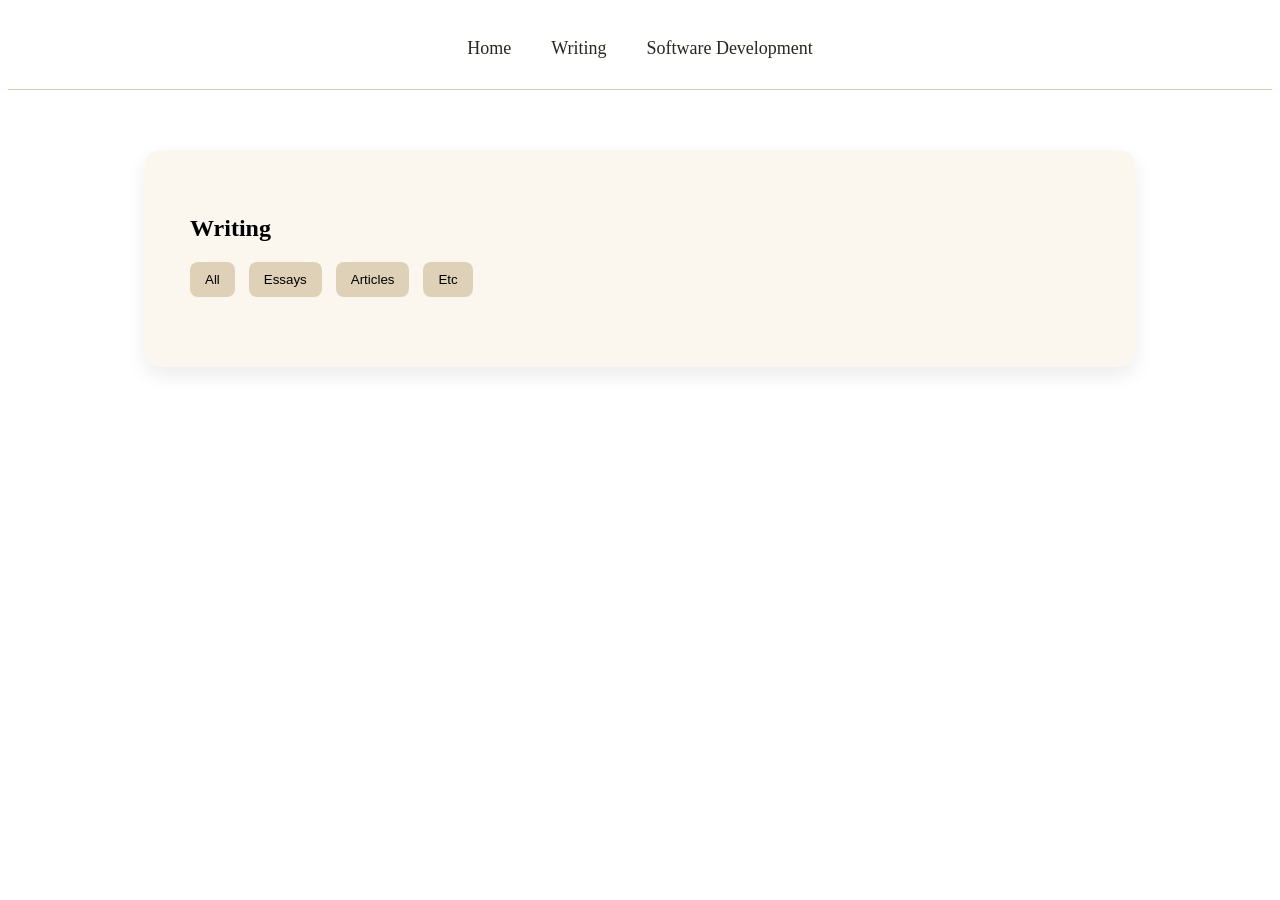
<file: writing.html>
<!DOCTYPE html>
<html lang="en">

<head>
    <meta charset="UTF-8">
    <meta name="viewport" content="width=device-width, initial-scale=1.0">
    <title>Writing | Jeremy Jackson</title>

    <link rel="stylesheet" href="css/style.css">
</head>

<body>

    <nav>
        <a href="index.html">Home</a>
        <a href="writing.html">Writing</a>
        <a href="software.html">Software Development</a>
    </nav>

    <main>
        <section class="portfolio-section">

            <h1>Writing</h1>

            <div class="filters">
                <button>All</button>
                <button>Essays</button>
                <button>Articles</button>
                <button>Etc</button>
            </div>

            <div id="writing-container"></div>

        </section>
    </main>


    <script src="js/portfolio.js"></script>

    <script>
        const container = document.getElementById("writing-container");

        writingProjects.forEach(project => {

            container.innerHTML += `
                <div class="portfolio-card">

                    <h2>
                        <a href="${project.link}">
                            ${project.title}
                        </a>
                    </h2>

                    <p>
                        ${project.description}
                    </p>

                    <div class="tags">
                        ${project.tags.map(tag => `<span>${tag}</span>`).join("")}
                    </div>

                </div>
            `;

        });
    </script>

</body>

</html>
</file>
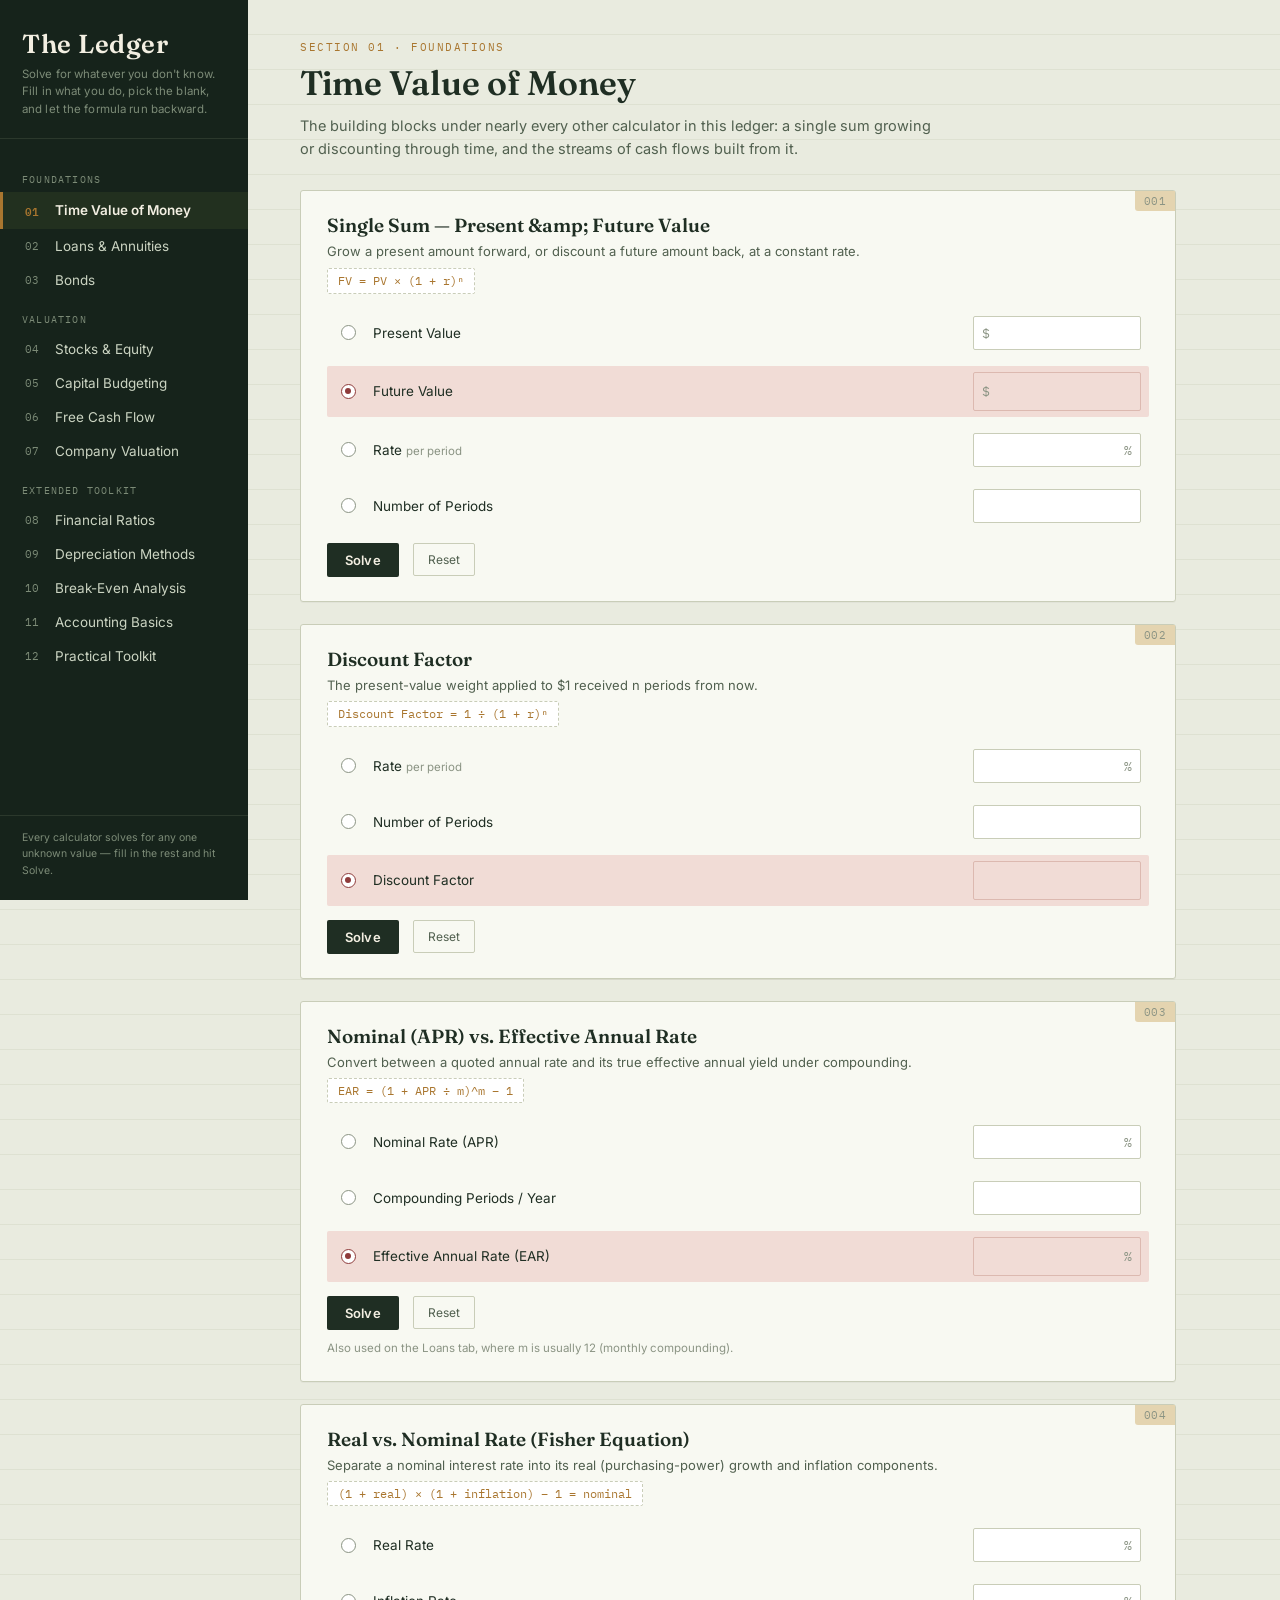
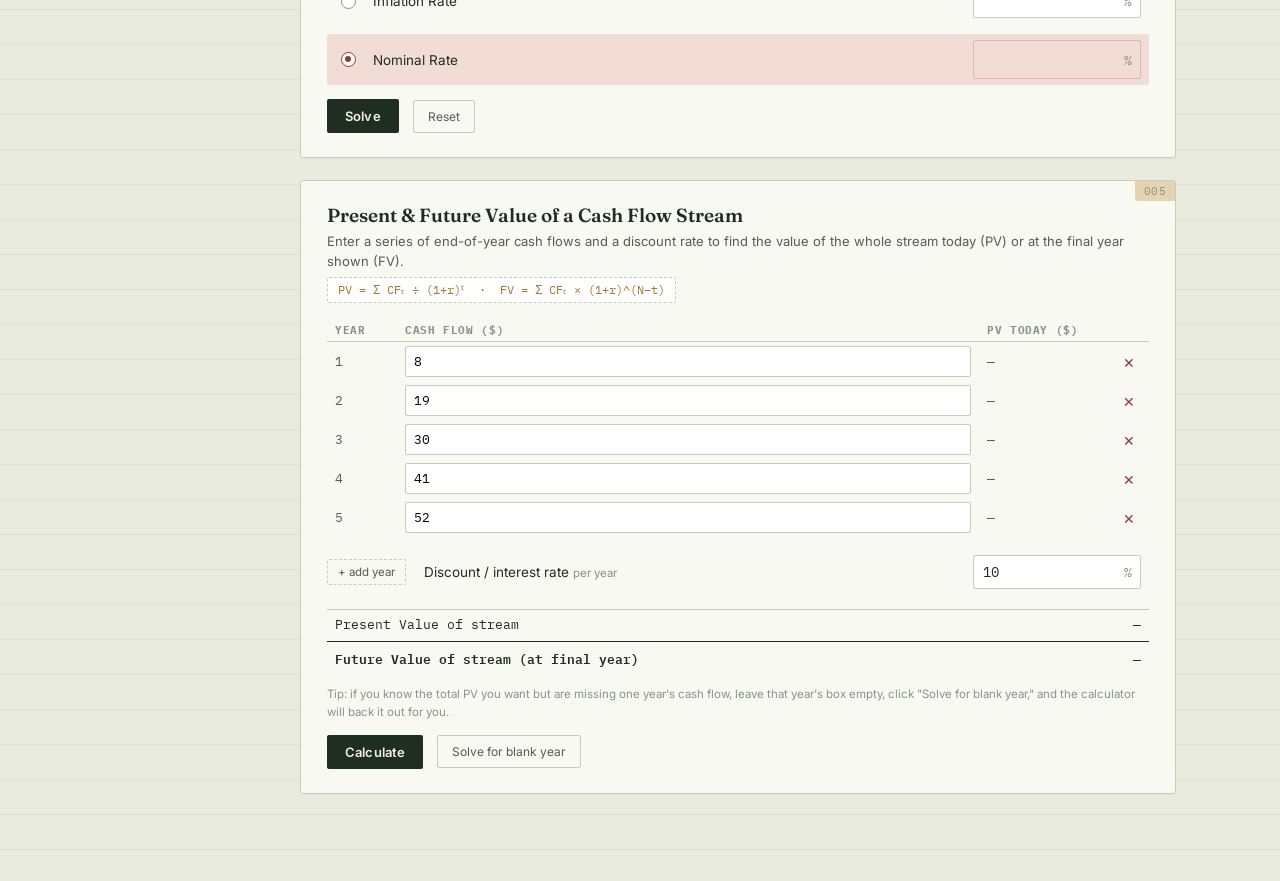
<file: software/The-Ledger-Financial-Calculators.html>
<!DOCTYPE html>
<html lang="en">
<head>
<meta charset="UTF-8">
<meta name="viewport" content="width=device-width, initial-scale=1.0">
<title>The Ledger — Accounting &amp; Finance Calculators</title>
<link rel="preconnect" href="https://fonts.googleapis.com">
<link rel="preconnect" href="https://fonts.gstatic.com" crossorigin>
<link href="https://fonts.googleapis.com/css2?family=Fraunces:opsz,wght@9..144,400;9..144,500;9..144,600;9..144,700&family=Inter:wght@400;500;600;700&family=IBM+Plex+Mono:wght@400;500;600&display=swap" rel="stylesheet">
<style>
:root{
  --paper:#E9EBDF;
  --paper-line:#d3d7c4;
  --panel:#F8F9F2;
  --panel-border:#c9cdb8;
  --ink:#1F2E23;
  --ink-soft:#51604F;
  --ink-faint:#8b9484;
  --accent:#A9762F;
  --accent-soft:#E4D4B0;
  --stamp:#8E3B3B;
  --stamp-soft:#f1dcd6;
  --sidebar:#16231B;
  --sidebar-text:#CBD4C2;
  --sidebar-text-dim:#7C8B77;
  --good:#3E6B4C;
  --radius:3px;
  --serif:'Fraunces',Georgia,serif;
  --sans:'Inter',-apple-system,BlinkMacSystemFont,sans-serif;
  --mono:'IBM Plex Mono',ui-monospace,monospace;
}
*{box-sizing:border-box;}
html,body{margin:0;padding:0;}
body{
  font-family:var(--sans);
  color:var(--ink);
  background:var(--paper);
  background-image:repeating-linear-gradient(to bottom, transparent 0, transparent 34px, var(--paper-line) 35px);
  min-height:100vh;
  display:flex;
}

/* ---------- Sidebar ---------- */
.sidebar{
  width:248px;
  flex:0 0 248px;
  background:var(--sidebar);
  color:var(--sidebar-text);
  min-height:100vh;
  position:sticky;
  top:0;
  align-self:flex-start;
  display:flex;
  flex-direction:column;
  padding:28px 0 20px;
}
.brand{
  padding:0 22px 20px;
  border-bottom:1px solid #2b382c;
  margin-bottom:10px;
}
.brand .mark{
  font-family:var(--serif);
  font-weight:600;
  font-size:26px;
  letter-spacing:0.02em;
  color:#F3EFE2;
  display:flex;
  align-items:baseline;
  gap:8px;
}
.brand .mark sup{
  font-family:var(--mono);
  font-size:11px;
  color:var(--accent);
  font-weight:600;
}
.brand .tagline{
  font-size:11.5px;
  color:var(--sidebar-text-dim);
  margin-top:6px;
  line-height:1.5;
  letter-spacing:0.01em;
}
nav.tabs{
  flex:1;
  overflow-y:auto;
  padding:8px 0 8px;
}
nav.tabs .group-label{
  font-family:var(--mono);
  font-size:10px;
  letter-spacing:0.12em;
  text-transform:uppercase;
  color:var(--sidebar-text-dim);
  padding:16px 22px 6px;
}
nav.tabs button{
  display:flex;
  align-items:center;
  gap:10px;
  width:100%;
  text-align:left;
  background:none;
  border:none;
  color:var(--sidebar-text);
  font-family:var(--sans);
  font-size:13.5px;
  padding:9px 22px;
  cursor:pointer;
  border-left:3px solid transparent;
  transition:background .12s ease, border-color .12s ease, color .12s ease;
}
nav.tabs button .idx{
  font-family:var(--mono);
  font-size:10.5px;
  color:var(--sidebar-text-dim);
  min-width:20px;
}
nav.tabs button:hover{ background:#1e2c22; color:#F3EFE2; }
nav.tabs button.active{
  background:#22301F;
  border-left-color:var(--accent);
  color:#F3EFE2;
  font-weight:600;
}
nav.tabs button.active .idx{ color:var(--accent); }
.sidebar-foot{
  padding:14px 22px 0;
  border-top:1px solid #2b382c;
  font-size:10.5px;
  color:var(--sidebar-text-dim);
  line-height:1.6;
}

/* ---------- Main ---------- */
main{ flex:1; min-width:0; padding:40px 52px 90px; max-width:980px; }
.page-head{ margin-bottom:6px; }
.page-head .eyebrow{
  font-family:var(--mono);
  font-size:11px;
  letter-spacing:.14em;
  text-transform:uppercase;
  color:var(--accent);
  margin:0 0 8px;
}
.page-head h1{
  font-family:var(--serif);
  font-size:34px;
  font-weight:600;
  margin:0 0 10px;
  color:var(--ink);
}
.page-head p.desc{
  font-size:14.5px;
  color:var(--ink-soft);
  max-width:640px;
  line-height:1.6;
  margin:0 0 30px;
}
.tab-section{ display:none; }
.tab-section.active{ display:block; }

.cards{ display:flex; flex-direction:column; gap:22px; }

.card{
  background:var(--panel);
  border:1px solid var(--panel-border);
  border-radius:var(--radius);
  position:relative;
  padding:22px 26px 24px;
  box-shadow:0 1px 0 rgba(0,0,0,.03);
}
.card::before{
  content:attr(data-num);
  position:absolute;
  top:0; right:0;
  font-family:var(--mono);
  font-size:10.5px;
  color:var(--ink-faint);
  background:var(--accent-soft);
  padding:3px 9px;
  border-bottom-left-radius:var(--radius);
  letter-spacing:.04em;
}
.card h3{
  font-family:var(--serif);
  font-size:19px;
  font-weight:600;
  margin:0 0 4px;
  padding-right:60px;
}
.card p.card-desc{
  font-size:13px;
  color:var(--ink-soft);
  margin:0 0 6px;
  line-height:1.55;
}
.card .formula{
  font-family:var(--mono);
  font-size:12px;
  color:var(--accent);
  background:#fff;
  border:1px dashed var(--panel-border);
  display:inline-block;
  padding:4px 10px;
  border-radius:2px;
  margin-bottom:16px;
}

.field-grid{
  display:grid;
  grid-template-columns:1fr;
  gap:10px;
  margin-bottom:14px;
}
.field-row{
  display:grid;
  grid-template-columns:26px 1fr 168px;
  align-items:center;
  gap:12px;
  padding:6px 8px;
  border-radius:2px;
  transition:background .12s ease;
}
.field-row.is-target{ background:var(--stamp-soft); }
.field-row label.field-label{
  font-size:13.5px;
  color:var(--ink);
  cursor:pointer;
}
.field-row .field-label .unit-hint{
  color:var(--ink-faint);
  font-size:11.5px;
  margin-left:4px;
}
.radio-wrap{ display:flex; align-items:center; justify-content:center; }
.radio-wrap input[type=radio]{
  appearance:none;
  width:15px; height:15px;
  border:1.5px solid var(--ink-faint);
  border-radius:50%;
  cursor:pointer;
  position:relative;
  margin:0;
  background:#fff;
}
.radio-wrap input[type=radio]:checked{
  border-color:var(--stamp);
}
.radio-wrap input[type=radio]:checked::after{
  content:'';
  position:absolute;
  top:3px; left:3px;
  width:6px; height:6px;
  border-radius:50%;
  background:var(--stamp);
}
.input-wrap{
  position:relative;
  display:flex;
  align-items:center;
}
.input-wrap .affix{
  font-family:var(--mono);
  font-size:12.5px;
  color:var(--ink-faint);
  position:absolute;
  pointer-events:none;
}
.input-wrap .affix.prefix{ left:9px; }
.input-wrap .affix.suffix{ right:9px; }
.field-row input[type=text]{
  width:100%;
  font-family:var(--mono);
  font-size:13.5px;
  padding:7px 9px;
  border:1px solid var(--panel-border);
  border-radius:2px;
  background:#fff;
  color:var(--ink);
}
.field-row input[type=text].has-prefix{ padding-left:20px; }
.field-row input[type=text].has-suffix{ padding-right:24px; }
.field-row input[type=text]:disabled{
  background:var(--stamp-soft);
  border-color:#dcb9b0;
  color:var(--stamp);
  font-weight:600;
}
.field-row input[type=text]:focus{
  outline:none;
  border-color:var(--ink-soft);
}

.card-foot{
  display:flex;
  align-items:center;
  gap:14px;
  margin-top:4px;
  flex-wrap:wrap;
}
button.solve-btn{
  font-family:var(--sans);
  font-weight:600;
  font-size:13px;
  background:var(--ink);
  color:#F3EFE2;
  border:none;
  padding:9px 18px;
  border-radius:2px;
  cursor:pointer;
  letter-spacing:.01em;
}
button.solve-btn:hover{ background:#2c3e2e; }
button.reset-btn{
  font-family:var(--sans);
  font-size:12px;
  background:none;
  border:1px solid var(--panel-border);
  color:var(--ink-soft);
  padding:8px 14px;
  border-radius:2px;
  cursor:pointer;
}
button.reset-btn:hover{ border-color:var(--ink-soft); color:var(--ink); }

.result-stamp{
  font-family:var(--mono);
  font-size:13px;
  padding:5px 12px;
  border:1.5px solid var(--good);
  color:var(--good);
  border-radius:2px;
  transform:rotate(-1deg);
  display:none;
}
.result-stamp.show{ display:inline-block; }
.result-stamp.error{ border-color:var(--stamp); color:var(--stamp); }

.note{
  font-size:11.5px;
  color:var(--ink-faint);
  margin-top:10px;
  line-height:1.5;
}

/* dynamic row tables (cash flow streams, DCF) */
.row-table{ width:100%; border-collapse:collapse; margin-bottom:12px; }
.row-table th{
  font-family:var(--mono);
  font-size:10.5px;
  text-transform:uppercase;
  letter-spacing:.06em;
  color:var(--ink-faint);
  text-align:left;
  padding:4px 8px;
  border-bottom:1px solid var(--panel-border);
}
.row-table td{ padding:4px 8px; }
.row-table input[type=text]{
  width:100%;
  font-family:var(--mono);
  font-size:13px;
  padding:6px 8px;
  border:1px solid var(--panel-border);
  border-radius:2px;
  background:#fff;
}
.row-table td.readout{
  font-family:var(--mono);
  font-size:13px;
  color:var(--ink-soft);
}
.row-table button.rm-row{
  background:none;border:none;color:var(--stamp);cursor:pointer;font-size:14px;
}
.small-btn{
  font-family:var(--sans);
  font-size:11.5px;
  background:none;
  border:1px dashed var(--panel-border);
  color:var(--ink-soft);
  padding:5px 10px;
  border-radius:2px;
  cursor:pointer;
}
.summary-line{
  display:flex;
  justify-content:space-between;
  font-family:var(--mono);
  font-size:13px;
  padding:6px 8px;
  border-top:1px solid var(--panel-border);
}
.summary-line.total{ font-weight:600; color:var(--ink); border-top:1.5px solid var(--ink); margin-top:2px; }

.new-badge{
  font-family:var(--mono);
  font-size:9.5px;
  letter-spacing:.08em;
  background:var(--accent);
  color:#fff;
  padding:2px 6px;
  border-radius:2px;
  vertical-align:middle;
  margin-left:8px;
}

::-webkit-scrollbar{ width:10px; }
::-webkit-scrollbar-track{ background:transparent; }
::-webkit-scrollbar-thumb{ background:#3a4a3b; border-radius:5px; }

@media (max-width: 860px){
  body{ flex-direction:column; }
  .sidebar{ width:100%; flex:0 0 auto; position:relative; min-height:auto; }
  main{ padding:28px 20px 60px; }
  .field-row{ grid-template-columns:22px 1fr; }
  .field-row .input-wrap{ grid-column:1 / -1; margin-left:34px; width:calc(100% - 34px); }
}

</style>
</head>
<body>
<div class="sidebar">
  <div class="brand">
    <div class="mark">The Ledger</div>
    <div class="tagline">Solve for whatever you don't know. Fill in what you do, pick the blank, and let the formula run backward.</div>
  </div>
  <nav class="tabs" id="nav-tabs"></nav>
  <div class="sidebar-foot">Every calculator solves for any one unknown value — fill in the rest and hit Solve.</div>
</div>
<main id="main-content"></main>

<script>
/* =========================================================================
   THE LEDGER — engine
   ========================================================================= */

function bisect(f, lo, hi, iters, tol){
  iters = iters || 200; tol = tol || 1e-10;
  let flo = f(lo), fhi = f(hi);
  if (isNaN(flo) || isNaN(fhi)) throw new Error('No solution for these inputs.');
  if (flo === 0) return lo;
  if (fhi === 0) return hi;
  if ((flo < 0) === (fhi < 0)) throw new Error('No solution found in the expected range — double check the other values.');
  for (let i = 0; i < iters; i++){
    const mid = (lo + hi) / 2, fm = f(mid);
    if (Math.abs(fm) < tol || (hi - lo) < 1e-13) return mid;
    if ((flo < 0) === (fm < 0)) { lo = mid; flo = fm; } else { hi = mid; }
  }
  return (lo + hi) / 2;
}

/* standard TVM equation (ordinary annuity, end-of-period payments):
   PV*(1+i)^n + PMT*((1+i)^n - 1)/i + FV = 0                              */
function tvmResidual(i, n, pv, pmt, fv){
  if (Math.abs(i) < 1e-12) return pv + pmt * n + fv;
  const x = Math.pow(1 + i, n);
  return pv * x + pmt * (x - 1) / i + fv;
}
function tvmSolvePV(n, i, pmt, fv){
  if (Math.abs(i) < 1e-12) return -(fv + pmt * n);
  const x = Math.pow(1 + i, n);
  return -(fv + pmt * (x - 1) / i) / x;
}
function tvmSolveFV(n, i, pv, pmt){
  if (Math.abs(i) < 1e-12) return -(pv + pmt * n);
  const x = Math.pow(1 + i, n);
  return -(pv * x + pmt * (x - 1) / i);
}
function tvmSolvePMT(n, i, pv, fv){
  if (Math.abs(i) < 1e-12) return -(pv + fv) / n;
  const x = Math.pow(1 + i, n);
  return -(pv * x + fv) * i / (x - 1);
}
function tvmSolveN(i, pv, pmt, fv){
  if (Math.abs(i) < 1e-12) return -(pv + fv) / pmt;
  const num = (pmt / i - fv);
  const den = (pv + pmt / i);
  const x = num / den;
  if (x <= 0) throw new Error('No real solution — check the signs/magnitudes of your cash flows.');
  return Math.log(x) / Math.log(1 + i);
}
function tvmSolveI(n, pv, pmt, fv){
  return bisect(i => tvmResidual(i, n, pv, pmt, fv), -0.9999, 10, 400);
}

function bondPriceCalc(couponPmt, periodicY, n, fv){
  if (Math.abs(periodicY) < 1e-12) return couponPmt * n + fv;
  return couponPmt * (1 - Math.pow(1 + periodicY, -n)) / periodicY + fv / Math.pow(1 + periodicY, n);
}

/* =========================================================================
   Formatting helpers
   ========================================================================= */
function round(v, dp){ const f = Math.pow(10, dp); return Math.round((v + Number.EPSILON) * f) / f; }

function displayValue(field, internal){
  if (internal === null || internal === undefined || isNaN(internal)) return '';
  if (field.percent) return String(round(internal * 100, 6));
  if (field.round !== undefined) return String(round(internal, field.round));
  return String(round(internal, 6));
}
function parseValue(field, raw){
  if (raw === '' || raw === null || raw === undefined) return NaN;
  let v = parseFloat(String(raw).replace(/,/g, ''));
  if (isNaN(v)) return NaN;
  if (field.percent) v = v / 100;
  return v;
}
function fmtResult(field, internal){
  if (internal === null || internal === undefined || isNaN(internal)) return '—';
  if (field.percent) return round(internal * 100, 4).toLocaleString(undefined,{maximumFractionDigits:4}) + '%';
  if (field.currency) return '$' + internal.toLocaleString(undefined,{minimumFractionDigits:2, maximumFractionDigits:2});
  const dp = field.round === undefined ? 4 : field.round;
  return round(internal, dp).toLocaleString(undefined,{maximumFractionDigits:dp}) + (field.suffixLabel ? ' ' + field.suffixLabel : '');
}

/* =========================================================================
   Generic algebraic-card builder
   ========================================================================= */
let cardCounter = 0;

function buildAlgebraicCard(cfg){
  cardCounter++;
  const card = document.createElement('div');
  card.className = 'card';
  card.setAttribute('data-num', String(cardCounter).padStart(3,'0'));

  const h3 = document.createElement('h3');
  h3.textContent = cfg.title;
  if (cfg.isNew) { const b = document.createElement('span'); b.className='new-badge'; b.textContent='NEW'; h3.appendChild(b); }
  card.appendChild(h3);

  if (cfg.desc){
    const p = document.createElement('p'); p.className = 'card-desc'; p.textContent = cfg.desc;
    card.appendChild(p);
  }
  if (cfg.formula){
    const f = document.createElement('div'); f.className = 'formula'; f.textContent = cfg.formula;
    card.appendChild(f);
  }

  const grid = document.createElement('div'); grid.className = 'field-grid';
  const uid = 'c' + cardCounter;

  cfg.fields.forEach((field, i) => {
    const row = document.createElement('div');
    row.className = 'field-row';
    row.setAttribute('data-key', field.key);
    if ((cfg.defaultTarget || cfg.fields[0].key) === field.key) row.classList.add('is-target');

    const radioWrap = document.createElement('div'); radioWrap.className = 'radio-wrap';
    const radio = document.createElement('input');
    radio.type = 'radio'; radio.name = uid + '-target'; radio.value = field.key;
    radio.id = uid + '-r-' + field.key;
    if ((cfg.defaultTarget || cfg.fields[0].key) === field.key) radio.checked = true;
    radioWrap.appendChild(radio);

    const label = document.createElement('label');
    label.className = 'field-label'; label.setAttribute('for', radio.id);
    label.innerHTML = field.label + (field.hint ? '<span class="unit-hint">' + field.hint + '</span>' : '');

    const inputWrap = document.createElement('div'); inputWrap.className = 'input-wrap';
    if (field.currency){ const pre = document.createElement('span'); pre.className='affix prefix'; pre.textContent='$'; inputWrap.appendChild(pre); }
    const input = document.createElement('input');
    input.type = 'text'; input.autocomplete='off'; input.spellcheck=false;
    input.setAttribute('data-field', field.key);
    input.className = field.currency ? 'has-prefix' : '';
    if (field.percent) input.className += ' has-suffix';
    if (field.default !== undefined) input.value = displayValue(field, field.default);
    inputWrap.appendChild(input);
    if (field.percent){ const suf = document.createElement('span'); suf.className='affix suffix'; suf.textContent='%'; inputWrap.appendChild(suf); }

    row.appendChild(radioWrap); row.appendChild(label); row.appendChild(inputWrap);
    grid.appendChild(row);

    radio.addEventListener('change', () => {
      grid.querySelectorAll('.field-row').forEach(r => r.classList.remove('is-target'));
      row.classList.add('is-target');
      grid.querySelectorAll('input[data-field]').forEach(inp => inp.disabled = false);
      input.value = '';
      input.disabled = true;
      stamp.classList.remove('show');
    });
  });
  card.appendChild(grid);

  // disable the default target field
  const initialTargetKey = cfg.defaultTarget || cfg.fields[0].key;
  const initialInput = grid.querySelector('[data-field="'+initialTargetKey+'"]');
  if (initialInput) initialInput.disabled = true;

  const foot = document.createElement('div'); foot.className = 'card-foot';
  const solveBtn = document.createElement('button'); solveBtn.className='solve-btn'; solveBtn.textContent='Solve';
  const resetBtn = document.createElement('button'); resetBtn.className='reset-btn'; resetBtn.textContent='Reset';
  const stamp = document.createElement('span'); stamp.className = 'result-stamp';
  foot.appendChild(solveBtn); foot.appendChild(resetBtn); foot.appendChild(stamp);
  card.appendChild(foot);

  if (cfg.note){
    const n = document.createElement('div'); n.className='note'; n.textContent = cfg.note;
    card.appendChild(n);
  }

  function fieldByKey(k){ return cfg.fields.find(f => f.key === k); }

  solveBtn.addEventListener('click', () => {
    const target = grid.querySelector('input[name="'+uid+'-target"]:checked').value;
    const values = {};
    let missingLabel = null;
    for (const f of cfg.fields){
      if (f.key === target) continue;
      const inp = grid.querySelector('[data-field="'+f.key+'"]');
      const v = parseValue(f, inp.value);
      if (isNaN(v)) { missingLabel = f.label; break; }
      values[f.key] = v;
    }
    if (missingLabel){
      stamp.textContent = 'Fill in "' + missingLabel + '" first';
      stamp.classList.add('show','error');
      return;
    }
    try {
      const result = cfg.solvers[target](values);
      if (result === null || result === undefined || isNaN(result)) throw new Error('No solution for these inputs.');
      const tf = fieldByKey(target);
      const inp = grid.querySelector('[data-field="'+target+'"]');
      inp.value = displayValue(tf, result);
      stamp.textContent = tf.label + ' = ' + fmtResult(tf, result);
      stamp.classList.remove('error');
      stamp.classList.add('show');
    } catch (e){
      stamp.textContent = e.message || 'Could not solve — check your inputs.';
      stamp.classList.add('show','error');
    }
  });

  resetBtn.addEventListener('click', () => {
    cfg.fields.forEach(f => {
      const inp = grid.querySelector('[data-field="'+f.key+'"]');
      inp.value = (f.default !== undefined && f.key !== initialTargetKey) ? displayValue(f, f.default) : '';
    });
    stamp.classList.remove('show');
  });

  return card;
}

/* =========================================================================
   Custom card: Present / Future Value of a Cash Flow Stream
   ========================================================================= */
function buildCashFlowStreamCard(){
  cardCounter++;
  const card = document.createElement('div');
  card.className = 'card'; card.setAttribute('data-num', String(cardCounter).padStart(3,'0'));
  card.innerHTML = `
    <h3>Present &amp; Future Value of a Cash Flow Stream</h3>
    <p class="card-desc">Enter a series of end-of-year cash flows and a discount rate to find the value of the whole stream today (PV) or at the final year shown (FV).</p>
    <div class="formula">PV = Σ CFₜ ÷ (1+r)ᵗ &nbsp;·&nbsp; FV = Σ CFₜ × (1+r)^(N−t)</div>
    <table class="row-table">
      <thead><tr><th style="width:70px">Year</th><th>Cash Flow ($)</th><th style="width:130px">PV Today ($)</th><th style="width:36px"></th></tr></thead>
      <tbody id="cfs-body"></tbody>
    </table>
    <div style="display:flex;gap:10px;align-items:center;margin-bottom:14px;flex-wrap:wrap;">
      <button class="small-btn" id="cfs-add">+ add year</button>
      <div class="field-row" style="grid-template-columns:1fr 168px;flex:1;min-width:220px;">
        <label class="field-label">Discount / interest rate<span class="unit-hint">per year</span></label>
        <div class="input-wrap"><input type="text" id="cfs-rate" value="10" class="has-suffix"><span class="affix suffix">%</span></div>
      </div>
    </div>
    <div class="summary-line"><span>Present Value of stream</span><span id="cfs-pv" class="readout">—</span></div>
    <div class="summary-line total"><span>Future Value of stream (at final year)</span><span id="cfs-fv" class="readout">—</span></div>
    <div class="note">Tip: if you know the total PV you want but are missing one year's cash flow, leave that year's box empty, click "Solve for blank year," and the calculator will back it out for you.</div>
    <div class="card-foot" style="margin-top:14px;">
      <button class="solve-btn" id="cfs-calc">Calculate</button>
      <button class="reset-btn" id="cfs-solveblank">Solve for blank year</button>
      <span class="result-stamp" id="cfs-stamp"></span>
    </div>
  `;
  const body = card.querySelector('#cfs-body');
  let rowCount = 0;
  function addRow(defaultVal){
    rowCount++;
    const tr = document.createElement('tr');
    tr.innerHTML = `<td class="readout">${rowCount}</td>
      <td><input type="text" data-cf value="${defaultVal !== undefined ? defaultVal : ''}"></td>
      <td class="readout" data-pv>—</td>
      <td><button class="rm-row" title="remove year">✕</button></td>`;
    tr.querySelector('.rm-row').addEventListener('click', () => { tr.remove(); renumber(); });
    body.appendChild(tr);
  }
  function renumber(){
    let n = 0;
    body.querySelectorAll('tr').forEach(tr => { n++; tr.querySelector('.readout').textContent = n; });
    rowCount = n;
  }
  [8,19,30,41,52].forEach(addRow);
  card.querySelector('#cfs-add').addEventListener('click', () => addRow());

  const stamp = card.querySelector('#cfs-stamp');

  card.querySelector('#cfs-calc').addEventListener('click', () => {
    const rate = parseValue({percent:true}, card.querySelector('#cfs-rate').value);
    if (isNaN(rate)) { stamp.textContent = 'Enter a rate first'; stamp.className='result-stamp show error'; return; }
    const rows = Array.from(body.querySelectorAll('tr'));
    const N = rows.length;
    let pvSum = 0, ok = true;
    rows.forEach((tr, idx) => {
      const t = idx + 1;
      const cfInput = tr.querySelector('[data-cf]');
      const cf = parseFloat(cfInput.value);
      const pvCell = tr.querySelector('[data-pv]');
      if (isNaN(cf)) { pvCell.textContent = '—'; ok = false; return; }
      const pv = cf / Math.pow(1 + rate, t);
      pvCell.textContent = '$' + pv.toLocaleString(undefined,{maximumFractionDigits:2,minimumFractionDigits:2});
      pvSum += pv;
    });
    if (!ok){ stamp.textContent = 'Fill in every year (or use "solve for blank year")'; stamp.className='result-stamp show error'; return; }
    const fvSum = pvSum * Math.pow(1 + rate, N);
    card.querySelector('#cfs-pv').textContent = '$' + pvSum.toLocaleString(undefined,{maximumFractionDigits:2,minimumFractionDigits:2});
    card.querySelector('#cfs-fv').textContent = '$' + fvSum.toLocaleString(undefined,{maximumFractionDigits:2,minimumFractionDigits:2});
    stamp.className = 'result-stamp show';
    stamp.textContent = 'Done';
  });

  card.querySelector('#cfs-solveblank').addEventListener('click', () => {
    const rate = parseValue({percent:true}, card.querySelector('#cfs-rate').value);
    const targetPV = parseFloat(card.querySelector('#cfs-pv').textContent.replace(/[^0-9.\-]/g,''));
    if (isNaN(rate)){ stamp.textContent='Enter a rate first'; stamp.className='result-stamp show error'; return; }
    const rows = Array.from(body.querySelectorAll('tr'));
    let blankIdx = -1, knownPV = 0;
    rows.forEach((tr, idx) => {
      const v = tr.querySelector('[data-cf]').value;
      if (v === '' ) { blankIdx = idx; return; }
      const cf = parseFloat(v);
      if (!isNaN(cf)) knownPV += cf / Math.pow(1+rate, idx+1);
    });
    if (blankIdx === -1){ stamp.textContent='No blank year to solve for'; stamp.className='result-stamp show error'; return; }
    if (isNaN(targetPV)){ stamp.textContent='Enter the target PV in the input first, then click Calculate once with a placeholder, or type a PV value into the PV readout is not editable — set all known years and a desired total will use Calculate result'; stamp.className='result-stamp show error'; return; }
    const t = blankIdx + 1;
    const neededPV = targetPV - knownPV;
    const cf = neededPV * Math.pow(1+rate, t);
    rows[blankIdx].querySelector('[data-cf]').value = round(cf,2);
    stamp.textContent = 'Year ' + t + ' cash flow = $' + cf.toLocaleString(undefined,{maximumFractionDigits:2});
    stamp.className = 'result-stamp show';
    card.querySelector('#cfs-calc').click();
  });

  return card;
}

/* =========================================================================
   Custom card: Bond Price from Spot Rates
   ========================================================================= */
function buildSpotRateBondCard(){
  cardCounter++;
  const card = document.createElement('div');
  card.className = 'card'; card.setAttribute('data-num', String(cardCounter).padStart(3,'0'));
  card.innerHTML = `
    <h3>Bond Price from Spot Rates</h3>
    <p class="card-desc">Price a bond by discounting each individual cash flow at its own spot (zero) rate for that period — more precise than using a single YTM for every payment.</p>
    <div class="formula">Price = Σ CFₜ ÷ (1 + spotₜ)^t</div>
    <table class="row-table">
      <thead><tr><th style="width:110px">Period (t)</th><th style="width:130px">Spot Rate (%)</th><th>Cash Flow ($)</th><th style="width:130px">PV ($)</th><th style="width:36px"></th></tr></thead>
      <tbody id="sr-body"></tbody>
    </table>
    <button class="small-btn" id="sr-add">+ add period</button>
    <div class="summary-line total"><span>Bond Price (sum of PVs)</span><span id="sr-total" class="readout">—</span></div>
    <div class="card-foot" style="margin-top:14px;">
      <button class="solve-btn" id="sr-calc">Calculate Price</button>
      <span class="result-stamp" id="sr-stamp"></span>
    </div>
    <div class="note">Example: a 3-period semiannual bond with coupon $20 in periods 1–2 and a final $1,020 (coupon + face) in period 3.</div>
  `;
  const body = card.querySelector('#sr-body');
  function addRow(t, spot, cf){
    const tr = document.createElement('tr');
    tr.innerHTML = `<td><input type="text" data-t value="${t !== undefined ? t : ''}"></td>
      <td><input type="text" data-spot value="${spot !== undefined ? spot : ''}"></td>
      <td><input type="text" data-cf value="${cf !== undefined ? cf : ''}"></td>
      <td class="readout" data-pv>—</td>
      <td><button class="rm-row" title="remove">✕</button></td>`;
    tr.querySelector('.rm-row').addEventListener('click', () => tr.remove());
    body.appendChild(tr);
  }
  addRow(1, 1.0, 20); addRow(2, 1.1, 20); addRow(3, 1.3, 1020);
  card.querySelector('#sr-add').addEventListener('click', () => addRow());
  const stamp = card.querySelector('#sr-stamp');
  card.querySelector('#sr-calc').addEventListener('click', () => {
    const rows = Array.from(body.querySelectorAll('tr'));
    let total = 0, ok = true;
    rows.forEach(tr => {
      const t = parseFloat(tr.querySelector('[data-t]').value);
      const spot = parseFloat(tr.querySelector('[data-spot]').value) / 100;
      const cf = parseFloat(tr.querySelector('[data-cf]').value);
      const pvCell = tr.querySelector('[data-pv]');
      if (isNaN(t) || isNaN(spot) || isNaN(cf)) { pvCell.textContent = '—'; ok = false; return; }
      const pv = cf / Math.pow(1 + spot, t);
      pvCell.textContent = '$' + pv.toLocaleString(undefined,{maximumFractionDigits:2});
      total += pv;
    });
    if (!ok){ stamp.textContent = 'Fill in every row'; stamp.className = 'result-stamp show error'; return; }
    card.querySelector('#sr-total').textContent = '$' + total.toLocaleString(undefined,{maximumFractionDigits:2});
    stamp.textContent = 'Price = $' + total.toLocaleString(undefined,{maximumFractionDigits:2});
    stamp.className = 'result-stamp show';
  });
  return card;
}

/* =========================================================================
   Custom card: Multi-Year DCF + Terminal Value -> Enterprise/Equity Value
   ========================================================================= */
function buildDCFCard(){
  cardCounter++;
  const card = document.createElement('div');
  card.className = 'card'; card.setAttribute('data-num', String(cardCounter).padStart(3,'0'));
  card.innerHTML = `
    <h3>Multi-Year DCF — Enterprise &amp; Equity Value</h3>
    <p class="card-desc">Project free cash flow for several years, discount each to today, add a Gordon-growth terminal value for everything after, and (optionally) bridge from Enterprise Value to a per-share price.</p>
    <div class="formula">EV = Σ FCFₜ/(1+WACC)ᵗ + [FCF_N×(1+g)/(WACC−g)] ÷ (1+WACC)ᴺ</div>
    <table class="row-table">
      <thead><tr><th style="width:70px">Year</th><th>Free Cash Flow ($)</th><th style="width:150px">PV ($)</th><th style="width:36px"></th></tr></thead>
      <tbody id="dcf-body"></tbody>
    </table>
    <button class="small-btn" id="dcf-add">+ add year</button>
    <div class="field-grid" style="margin-top:14px;">
      <div class="field-row" style="grid-template-columns:1fr 168px;">
        <label class="field-label">Discount rate (WACC)</label>
        <div class="input-wrap"><input type="text" id="dcf-wacc" value="10" class="has-suffix"><span class="affix suffix">%</span></div>
      </div>
      <div class="field-row" style="grid-template-columns:1fr 168px;">
        <label class="field-label">Terminal growth rate</label>
        <div class="input-wrap"><input type="text" id="dcf-g" value="3" class="has-suffix"><span class="affix suffix">%</span></div>
      </div>
      <div class="field-row" style="grid-template-columns:1fr 168px;">
        <label class="field-label">Cash <span class="unit-hint">(optional, for equity bridge)</span></label>
        <div class="input-wrap"><span class="affix prefix">$</span><input type="text" id="dcf-cash" class="has-prefix" value="0"></div>
      </div>
      <div class="field-row" style="grid-template-columns:1fr 168px;">
        <label class="field-label">Debt <span class="unit-hint">(optional)</span></label>
        <div class="input-wrap"><span class="affix prefix">$</span><input type="text" id="dcf-debt" class="has-prefix" value="0"></div>
      </div>
      <div class="field-row" style="grid-template-columns:1fr 168px;">
        <label class="field-label">Shares outstanding <span class="unit-hint">(optional)</span></label>
        <div class="input-wrap"><input type="text" id="dcf-shares" value="0"></div>
      </div>
    </div>
    <div class="summary-line"><span>Sum of PV(FCF), years shown</span><span id="dcf-sumpv" class="readout">—</span></div>
    <div class="summary-line"><span>Terminal Value (undiscounted, as of final year)</span><span id="dcf-tv" class="readout">—</span></div>
    <div class="summary-line"><span>PV of Terminal Value</span><span id="dcf-pvtv" class="readout">—</span></div>
    <div class="summary-line total"><span>Enterprise Value</span><span id="dcf-ev" class="readout">—</span></div>
    <div class="summary-line"><span>Equity Value (EV + Cash − Debt)</span><span id="dcf-eq" class="readout">—</span></div>
    <div class="summary-line"><span>Implied Share Price</span><span id="dcf-px" class="readout">—</span></div>
    <div class="card-foot" style="margin-top:14px;">
      <button class="solve-btn" id="dcf-calc">Calculate</button>
      <span class="result-stamp" id="dcf-stamp"></span>
    </div>
  `;
  const body = card.querySelector('#dcf-body');
  let n = 0;
  function addRow(defVal){
    n++;
    const tr = document.createElement('tr');
    tr.innerHTML = `<td class="readout">${n}</td><td><input type="text" data-fcf value="${defVal !== undefined ? defVal : ''}"></td><td class="readout" data-pv>—</td><td><button class="rm-row">✕</button></td>`;
    tr.querySelector('.rm-row').addEventListener('click', () => { tr.remove(); renumber(); });
    body.appendChild(tr);
  }
  function renumber(){ let i=0; body.querySelectorAll('tr').forEach(tr=>{ i++; tr.querySelector('.readout').textContent=i; }); n=i; }
  [53,68,78,75,82].forEach(addRow);
  card.querySelector('#dcf-add').addEventListener('click', () => addRow());

  const stamp = card.querySelector('#dcf-stamp');
  card.querySelector('#dcf-calc').addEventListener('click', () => {
    const wacc = parseFloat(card.querySelector('#dcf-wacc').value) / 100;
    const g = parseFloat(card.querySelector('#dcf-g').value) / 100;
    const cash = parseFloat(card.querySelector('#dcf-cash').value) || 0;
    const debt = parseFloat(card.querySelector('#dcf-debt').value) || 0;
    const shares = parseFloat(card.querySelector('#dcf-shares').value) || 0;
    if (isNaN(wacc) || isNaN(g)) { stamp.textContent='Enter WACC and growth rate'; stamp.className='result-stamp show error'; return; }
    if (wacc <= g){ stamp.textContent='WACC must be greater than the terminal growth rate'; stamp.className='result-stamp show error'; return; }
    const rows = Array.from(body.querySelectorAll('tr'));
    const N = rows.length;
    let sumPV = 0, lastFCF = null, ok = true;
    rows.forEach((tr, idx) => {
      const t = idx + 1;
      const fcf = parseFloat(tr.querySelector('[data-fcf]').value);
      const pvCell = tr.querySelector('[data-pv]');
      if (isNaN(fcf)) { pvCell.textContent='—'; ok = false; return; }
      const pv = fcf / Math.pow(1+wacc, t);
      pvCell.textContent = '$' + pv.toLocaleString(undefined,{maximumFractionDigits:2});
      sumPV += pv;
      lastFCF = fcf;
    });
    if (!ok){ stamp.textContent = 'Fill in every year\u2019s FCF'; stamp.className='result-stamp show error'; return; }
    const tv = lastFCF * (1+g) / (wacc - g);
    const pvtv = tv / Math.pow(1+wacc, N);
    const ev = sumPV + pvtv;
    const eq = ev + cash - debt;
    card.querySelector('#dcf-sumpv').textContent = '$' + sumPV.toLocaleString(undefined,{maximumFractionDigits:2});
    card.querySelector('#dcf-tv').textContent = '$' + tv.toLocaleString(undefined,{maximumFractionDigits:2});
    card.querySelector('#dcf-pvtv').textContent = '$' + pvtv.toLocaleString(undefined,{maximumFractionDigits:2});
    card.querySelector('#dcf-ev').textContent = '$' + ev.toLocaleString(undefined,{maximumFractionDigits:2});
    card.querySelector('#dcf-eq').textContent = '$' + eq.toLocaleString(undefined,{maximumFractionDigits:2});
    card.querySelector('#dcf-px').textContent = shares > 0 ? '$' + (eq/shares).toLocaleString(undefined,{maximumFractionDigits:2}) : '— (enter shares)';
    stamp.textContent = 'Enterprise Value = $' + ev.toLocaleString(undefined,{maximumFractionDigits:2});
    stamp.className = 'result-stamp show';
  });
  return card;
}

/* =========================================================================
   Custom card: Full Amortization Schedule
   ========================================================================= */
function buildAmortizationScheduleCard(){
  cardCounter++;
  const card = document.createElement('div');
  card.className = 'card'; card.setAttribute('data-num', String(cardCounter).padStart(3,'0'));
  card.innerHTML = `
    <h3>Full Amortization Schedule <span class="new-badge">NEW</span></h3>
    <p class="card-desc">Enter a loan's terms to see the payment, interest, principal, and remaining balance for every period — plus totals for interest paid over the life of the loan.</p>
    <div class="field-grid">
      <div class="field-row" style="grid-template-columns:1fr 168px;">
        <label class="field-label">Loan Amount</label>
        <div class="input-wrap"><span class="affix prefix">$</span><input type="text" id="am-pv" class="has-prefix" value="20000"></div>
      </div>
      <div class="field-row" style="grid-template-columns:1fr 168px;">
        <label class="field-label">Annual Interest Rate</label>
        <div class="input-wrap"><input type="text" id="am-rate" class="has-suffix" value="6"><span class="affix suffix">%</span></div>
      </div>
      <div class="field-row" style="grid-template-columns:1fr 168px;">
        <label class="field-label">Payments per Year</label>
        <div class="input-wrap"><input type="text" id="am-m" value="12"></div>
      </div>
      <div class="field-row" style="grid-template-columns:1fr 168px;">
        <label class="field-label">Term (years)</label>
        <div class="input-wrap"><input type="text" id="am-years" value="4"></div>
      </div>
    </div>
    <div class="summary-line"><span>Payment per Period</span><span id="am-payment" class="readout">—</span></div>
    <div class="summary-line"><span>Total of All Payments</span><span id="am-totalpaid" class="readout">—</span></div>
    <div class="summary-line total"><span>Total Interest Paid</span><span id="am-totalint" class="readout">—</span></div>
    <div class="card-foot" style="margin-top:4px;margin-bottom:14px;">
      <button class="solve-btn" id="am-calc">Generate Schedule</button>
      <span class="result-stamp" id="am-stamp"></span>
    </div>
    <div style="max-height:340px;overflow-y:auto;border:1px solid var(--panel-border);border-radius:2px;">
      <table class="row-table" style="margin-bottom:0;">
        <thead style="position:sticky;top:0;background:var(--panel);"><tr><th>#</th><th>Payment</th><th>Interest</th><th>Principal</th><th>Balance</th></tr></thead>
        <tbody id="am-body"></tbody>
      </table>
    </div>
  `;
  const stamp = card.querySelector('#am-stamp');
  card.querySelector('#am-calc').addEventListener('click', () => {
    const pv = parseFloat(card.querySelector('#am-pv').value);
    const rate = parseFloat(card.querySelector('#am-rate').value) / 100;
    const m = parseFloat(card.querySelector('#am-m').value);
    const years = parseFloat(card.querySelector('#am-years').value);
    if ([pv,rate,m,years].some(v => isNaN(v) || v <= 0)){
      stamp.textContent = 'Fill in every field with a positive number';
      stamp.className = 'result-stamp show error';
      return;
    }
    const n = Math.round(m*years);
    const i = rate/m;
    const payment = -tvmSolvePMT(n, i, pv, 0);
    const body = card.querySelector('#am-body');
    body.innerHTML = '';
    let balance = pv, totalInt = 0;
    for (let t=1; t<=n; t++){
      const interest = balance*i;
      const principal = payment-interest;
      balance = balance-principal;
      if (t===n) balance = 0;
      totalInt += interest;
      const tr = document.createElement('tr');
      tr.innerHTML = `<td class="readout">${t}</td><td class="readout">$${payment.toLocaleString(undefined,{maximumFractionDigits:2})}</td><td class="readout">$${interest.toLocaleString(undefined,{maximumFractionDigits:2})}</td><td class="readout">$${principal.toLocaleString(undefined,{maximumFractionDigits:2})}</td><td class="readout">$${balance.toLocaleString(undefined,{maximumFractionDigits:2})}</td>`;
      body.appendChild(tr);
    }
    card.querySelector('#am-payment').textContent = '$' + payment.toLocaleString(undefined,{maximumFractionDigits:2});
    card.querySelector('#am-totalpaid').textContent = '$' + (payment*n).toLocaleString(undefined,{maximumFractionDigits:2});
    card.querySelector('#am-totalint').textContent = '$' + totalInt.toLocaleString(undefined,{maximumFractionDigits:2});
    stamp.textContent = n + ' periods generated';
    stamp.className = 'result-stamp show';
  });
  return card;
}

/* =========================================================================
   TAB / CARD CONFIGURATION
   ========================================================================= */
const TABS = [

{ id:'tvm', group:'Foundations', label:'Time Value of Money',
  eyebrow:'Section 01 · Foundations',
  title:'Time Value of Money',
  desc:'The building blocks under nearly every other calculator in this ledger: a single sum growing or discounting through time, and the streams of cash flows built from it.',
  build:(host)=>{
    host.appendChild(buildAlgebraicCard({
      title:'Single Sum — Present &amp; Future Value',
      desc:'Grow a present amount forward, or discount a future amount back, at a constant rate.',
      formula:'FV = PV × (1 + r)ⁿ',
      defaultTarget:'fv',
      fields:[
        {key:'pv', label:'Present Value', currency:true},
        {key:'fv', label:'Future Value', currency:true},
        {key:'rate', label:'Rate', percent:true, hint:'per period'},
        {key:'years', label:'Number of Periods', round:4},
      ],
      solvers:{
        fv: v => v.pv * Math.pow(1+v.rate, v.years),
        pv: v => v.fv / Math.pow(1+v.rate, v.years),
        rate: v => Math.pow(v.fv / v.pv, 1/v.years) - 1,
        years: v => Math.log(v.fv / v.pv) / Math.log(1+v.rate),
      }
    }));
    host.appendChild(buildAlgebraicCard({
      title:'Discount Factor',
      desc:'The present-value weight applied to $1 received n periods from now.',
      formula:'Discount Factor = 1 ÷ (1 + r)ⁿ',
      defaultTarget:'factor',
      fields:[
        {key:'rate', label:'Rate', percent:true, hint:'per period'},
        {key:'years', label:'Number of Periods', round:4},
        {key:'factor', label:'Discount Factor', round:6},
      ],
      solvers:{
        factor: v => 1/Math.pow(1+v.rate, v.years),
        rate: v => Math.pow(1/v.factor, 1/v.years) - 1,
        years: v => Math.log(1/v.factor) / Math.log(1+v.rate),
      }
    }));
    host.appendChild(buildAlgebraicCard({
      title:'Nominal (APR) vs. Effective Annual Rate',
      desc:'Convert between a quoted annual rate and its true effective annual yield under compounding.',
      formula:'EAR = (1 + APR ÷ m)^m − 1',
      defaultTarget:'ear',
      fields:[
        {key:'apr', label:'Nominal Rate (APR)', percent:true},
        {key:'m', label:'Compounding Periods / Year', round:4},
        {key:'ear', label:'Effective Annual Rate (EAR)', percent:true},
      ],
      solvers:{
        ear: v => Math.pow(1+v.apr/v.m, v.m) - 1,
        apr: v => v.m * (Math.pow(1+v.ear, 1/v.m) - 1),
        m: v => bisect(m => Math.pow(1+v.apr/m, m) - 1 - v.ear, 1, 5000, 400),
      },
      note:'Also used on the Loans tab, where m is usually 12 (monthly compounding).'
    }));
    host.appendChild(buildAlgebraicCard({
      title:'Real vs. Nominal Rate (Fisher Equation)',
      desc:'Separate a nominal interest rate into its real (purchasing-power) growth and inflation components.',
      formula:'(1 + real) × (1 + inflation) − 1 = nominal',
      defaultTarget:'nominal',
      fields:[
        {key:'real', label:'Real Rate', percent:true},
        {key:'inflation', label:'Inflation Rate', percent:true},
        {key:'nominal', label:'Nominal Rate', percent:true},
      ],
      solvers:{
        nominal: v => (1+v.real)*(1+v.inflation) - 1,
        real: v => (1+v.nominal)/(1+v.inflation) - 1,
        inflation: v => (1+v.nominal)/(1+v.real) - 1,
      }
    }));
    host.appendChild(buildCashFlowStreamCard());
  }
},

{ id:'loans', group:'Foundations', label:'Loans & Annuities',
  eyebrow:'Section 02 · Foundations',
  title:'Loans &amp; Annuities',
  desc:'A five-key financial calculator for anything with regular payments — loans, savings plans, leases — plus amortization and APR/EAR conversions.',
  build:(host)=>{
    cardCounter++;
    const card = document.createElement('div');
    card.className='card'; card.setAttribute('data-num', String(cardCounter).padStart(3,'0'));
    card.innerHTML = `<h3>Universal Loan / Annuity Solver</h3>
      <p class="card-desc">The same five values a financial calculator uses: Number of periods (N), rate per period (I), Present Value, Payment, and Future Value. Pick the one you don't know. <strong>Sign convention:</strong> money you receive is positive, money you pay out is negative (so on a normal loan, PV is positive and PMT is negative).</p>
      <div class="formula">PV×(1+i)ⁿ + PMT×[(1+i)ⁿ−1]/i + FV = 0</div>`;
    const grid = document.createElement('div'); grid.className='field-grid';
    card.appendChild(grid);
    const fields = [
      {key:'n', label:'N — Number of Periods', round:4},
      {key:'i', label:'I — Rate per Period', percent:true},
      {key:'pv', label:'PV — Present Value', currency:true},
      {key:'pmt', label:'PMT — Payment per Period', currency:true},
      {key:'fv', label:'FV — Future Value', currency:true},
    ];
    const uid = 'loan5';
    fields.forEach((f,idx)=>{
      const row = document.createElement('div'); row.className='field-row'; row.setAttribute('data-key',f.key);
      if (f.key==='pmt') row.classList.add('is-target');
      row.innerHTML = `<div class="radio-wrap"><input type="radio" name="${uid}-target" id="${uid}-r-${f.key}" value="${f.key}" ${f.key==='pmt'?'checked':''}></div>
        <label class="field-label" for="${uid}-r-${f.key}">${f.label}</label>
        <div class="input-wrap">${f.currency?'<span class="affix prefix">$</span>':''}<input type="text" data-field="${f.key}" class="${f.currency?'has-prefix':''} ${f.percent?'has-suffix':''}" ${f.key==='pmt'?'disabled':''}>${f.percent?'<span class="affix suffix">%</span>':''}</div>`;
      grid.appendChild(row);
      row.querySelector('input[type=radio]').addEventListener('change', ()=>{
        grid.querySelectorAll('.field-row').forEach(r=>r.classList.remove('is-target'));
        row.classList.add('is-target');
        grid.querySelectorAll('input[data-field]').forEach(inp=>inp.disabled=false);
        const inp = row.querySelector('input[data-field]'); inp.value=''; inp.disabled=true;
        stamp.classList.remove('show');
      });
    });
    const foot = document.createElement('div'); foot.className='card-foot';
    const solveBtn=document.createElement('button'); solveBtn.className='solve-btn'; solveBtn.textContent='Solve';
    const resetBtn=document.createElement('button'); resetBtn.className='reset-btn'; resetBtn.textContent='Reset';
    const stamp=document.createElement('span'); stamp.className='result-stamp';
    foot.appendChild(solveBtn); foot.appendChild(resetBtn); foot.appendChild(stamp);
    card.appendChild(foot);
    const note=document.createElement('div'); note.className='note';
    note.textContent='Examples: financing a car (PV = price, PMT = monthly payment, FV = 0) · saving toward a goal (PV = 0, PMT = deposits, FV = goal) · finding how many payments are left (solve N).';
    card.appendChild(note);

    solveBtn.addEventListener('click', ()=>{
      const target = grid.querySelector('input[name="'+uid+'-target"]:checked').value;
      const vals = {};
      let missing=null;
      for (const f of fields){
        if (f.key===target) continue;
        const inp = grid.querySelector('[data-field="'+f.key+'"]');
        const raw = inp.value;
        let v = parseFloat(raw);
        if (raw==='' || isNaN(v)) { missing=f.label; break; }
        if (f.percent) v/=100;
        vals[f.key]=v;
      }
      if (missing){ stamp.textContent='Fill in "'+missing+'" first'; stamp.className='result-stamp show error'; return; }
      try{
        let result;
        if (target==='pv') result = tvmSolvePV(vals.n, vals.i, vals.pmt, vals.fv);
        else if (target==='fv') result = tvmSolveFV(vals.n, vals.i, vals.pv, vals.pmt);
        else if (target==='pmt') result = tvmSolvePMT(vals.n, vals.i, vals.pv, vals.fv);
        else if (target==='n') result = tvmSolveN(vals.i, vals.pv, vals.pmt, vals.fv);
        else if (target==='i') result = tvmSolveI(vals.n, vals.pv, vals.pmt, vals.fv);
        const tf = fields.find(f=>f.key===target);
        const inp = grid.querySelector('[data-field="'+target+'"]');
        inp.value = tf.percent ? round(result*100,6) : round(result, tf.currency?2:6);
        stamp.textContent = tf.label.split(' — ')[0] + ' = ' + (tf.percent? round(result*100,4)+'%' : (tf.currency? '$'+result.toLocaleString(undefined,{maximumFractionDigits:2}) : round(result,4)));
        stamp.className='result-stamp show';
      }catch(e){ stamp.textContent = e.message || 'Could not solve — check your inputs.'; stamp.className='result-stamp show error'; }
    });
    resetBtn.addEventListener('click', ()=>{
      fields.forEach(f=>{ grid.querySelector('[data-field="'+f.key+'"]').value=''; });
      grid.querySelector('[data-field="pmt"]').disabled=true;
      stamp.classList.remove('show');
    });
    host.appendChild(card);

    host.appendChild(buildAlgebraicCard({
      title:'APR ↔ Effective Annual Rate',
      desc:'The same conversion as on the Time Value of Money tab, handy here for pricing a loan\u2019s true annual cost.',
      formula:'EAR = (1 + APR ÷ m)^m − 1',
      defaultTarget:'ear',
      fields:[
        {key:'apr', label:'APR (nominal)', percent:true},
        {key:'m', label:'Compounding Periods / Year', round:4, default:12},
        {key:'ear', label:'Effective Annual Rate', percent:true},
      ],
      solvers:{
        ear: v => Math.pow(1+v.apr/v.m, v.m) - 1,
        apr: v => v.m * (Math.pow(1+v.ear, 1/v.m) - 1),
        m: v => bisect(m => Math.pow(1+v.apr/m, m) - 1 - v.ear, 1, 5000, 400),
      }
    }));

    host.appendChild(buildAlgebraicCard({
      title:'Amortization — One Period\u2019s Split',
      desc:'Break a single loan payment into its interest and principal pieces.',
      formula:'Interest = Balance × Rate  ·  Principal = Payment − Interest',
      defaultTarget:'principal',
      fields:[
        {key:'balance', label:'Beginning Loan Balance', currency:true},
        {key:'rate', label:'Periodic Interest Rate', percent:true},
        {key:'payment', label:'Total Payment', currency:true},
        {key:'interest', label:'Interest Portion', currency:true},
        {key:'principal', label:'Principal Portion', currency:true},
      ],
      solvers:{
        interest: v => v.balance * v.rate,
        principal: v => v.payment - (v.interest !== undefined ? v.interest : v.balance*v.rate),
        payment: v => v.interest + v.principal,
        balance: v => v.interest / v.rate,
        rate: v => v.interest / v.balance,
      }
    }));

    host.appendChild(buildAlgebraicCard({
      title:'Loan / Lease Payment with a Residual Value',
      desc:'For financing where part of the price is paid off through payments and the rest remains as a balloon or residual value at the end (e.g., a car lease).',
      formula:'Price = Payment × Annuity Factor + Residual ÷ (1+i)ⁿ',
      defaultTarget:'payment',
      fields:[
        {key:'price', label:'Price Today', currency:true},
        {key:'residual', label:'Residual Value at End', currency:true},
        {key:'periods', label:'Number of Payments', round:4},
        {key:'apr', label:'APR', percent:true, hint:'annual, compounded monthly'},
        {key:'payment', label:'Payment per Period', currency:true},
      ],
      solvers:{
        payment: v => -tvmSolvePMT(v.periods, v.apr/12, v.price, -v.residual),
        price: v => tvmSolvePV(v.periods, v.apr/12, -v.payment, -v.residual),
        residual: v => -tvmSolveFV(v.periods, v.apr/12, v.price, -v.payment),
        apr: v => tvmSolveI(v.periods, v.price, -v.payment, -v.residual) * 12,
        periods: v => tvmSolveN(v.apr/12, v.price, -v.payment, -v.residual),
      },
      note:'Uses monthly compounding (APR ÷ 12) with payments each month, matching the classic auto-loan/lease setup.'
    }));

    host.appendChild(buildAmortizationScheduleCard());
  }
},

{ id:'bonds', group:'Foundations', label:'Bonds',
  eyebrow:'Section 03 · Foundations',
  title:'Bonds',
  desc:'Coupon math, bond pricing against a yield to maturity, zero-coupon bonds, and pricing from a term structure of spot rates.',
  build:(host)=>{
    host.appendChild(buildAlgebraicCard({
      title:'Coupon Payment',
      desc:'The cash paid out each period on a coupon bond.',
      formula:'Coupon Payment = (Coupon Rate × Face Value) ÷ Payments per Year',
      defaultTarget:'coupon',
      fields:[
        {key:'rate', label:'Coupon Rate (annual)', percent:true},
        {key:'face', label:'Face (Par) Value', currency:true},
        {key:'m', label:'Payments per Year', round:4, default:2},
        {key:'coupon', label:'Coupon Payment', currency:true},
      ],
      solvers:{
        coupon: v => (v.rate*v.face)/v.m,
        rate: v => (v.coupon*v.m)/v.face,
        face: v => (v.coupon*v.m)/v.rate,
        m: v => (v.rate*v.face)/v.coupon,
      }
    }));

    cardCounter++;
    const bcard = document.createElement('div');
    bcard.className='card'; bcard.setAttribute('data-num', String(cardCounter).padStart(3,'0'));
    bcard.innerHTML = `<h3>Coupon Bond Price &amp; Yield to Maturity</h3>
      <p class="card-desc">Price a standard coupon bond, or back into the yield to maturity the market is implying from its price.</p>
      <div class="formula">Price = Coupon×[1−(1+y)⁻ⁿ]/y + Face×(1+y)⁻ⁿ &nbsp;(y = periodic YTM, n = total periods)</div>`;
    const bgrid = document.createElement('div'); bgrid.className='field-grid'; bcard.appendChild(bgrid);
    const bfields=[
      {key:'face', label:'Face Value', currency:true},
      {key:'rate', label:'Coupon Rate (annual)', percent:true},
      {key:'m', label:'Payments per Year', round:4},
      {key:'years', label:'Years to Maturity', round:4},
      {key:'ytm', label:'Yield to Maturity (annual)', percent:true},
      {key:'price', label:'Bond Price', currency:true},
    ];
    const buid='bond1';
    bfields.forEach(f=>{
      const row=document.createElement('div'); row.className='field-row'; row.setAttribute('data-key',f.key);
      if (f.key==='price') row.classList.add('is-target');
      row.innerHTML = `<div class="radio-wrap"><input type="radio" name="${buid}-target" id="${buid}-r-${f.key}" value="${f.key}" ${f.key==='price'?'checked':''}></div>
        <label class="field-label" for="${buid}-r-${f.key}">${f.label}</label>
        <div class="input-wrap">${f.currency?'<span class="affix prefix">$</span>':''}<input type="text" data-field="${f.key}" class="${f.currency?'has-prefix':''} ${f.percent?'has-suffix':''}" ${f.key==='price'?'disabled':''}>${f.percent?'<span class="affix suffix">%</span>':''}</div>`;
      bgrid.appendChild(row);
      row.querySelector('input[type=radio]').addEventListener('change', ()=>{
        bgrid.querySelectorAll('.field-row').forEach(r=>r.classList.remove('is-target'));
        row.classList.add('is-target');
        bgrid.querySelectorAll('input[data-field]').forEach(inp=>inp.disabled=false);
        const inp=row.querySelector('input[data-field]'); inp.value=''; inp.disabled=true;
        bstamp.classList.remove('show');
      });
    });
    const bfoot=document.createElement('div'); bfoot.className='card-foot';
    const bsolve=document.createElement('button'); bsolve.className='solve-btn'; bsolve.textContent='Solve';
    const breset=document.createElement('button'); breset.className='reset-btn'; breset.textContent='Reset';
    const bstamp=document.createElement('span'); bstamp.className='result-stamp';
    bfoot.appendChild(bsolve); bfoot.appendChild(breset); bfoot.appendChild(bstamp);
    bcard.appendChild(bfoot);
    bsolve.addEventListener('click', ()=>{
      const target = bgrid.querySelector('input[name="'+buid+'-target"]:checked').value;
      const vals={}; let missing=null;
      for (const f of bfields){
        if (f.key===target) continue;
        const inp=bgrid.querySelector('[data-field="'+f.key+'"]');
        let v=parseFloat(inp.value);
        if (inp.value===''||isNaN(v)){missing=f.label;break;}
        if (f.percent) v/=100;
        vals[f.key]=v;
      }
      if (missing){ bstamp.textContent='Fill in "'+missing+'" first'; bstamp.className='result-stamp show error'; return; }
      try{
        let result;
        const n = vals.years!==undefined && vals.m!==undefined ? vals.years*vals.m : undefined;
        if (target==='price'){
          const couponPmt = vals.rate*vals.face/vals.m;
          const y = vals.ytm/vals.m;
          result = bondPriceCalc(couponPmt, y, n, vals.face);
        } else if (target==='ytm'){
          const couponPmt = vals.rate*vals.face/vals.m;
          const yPeriodic = bisect(y => bondPriceCalc(couponPmt, y, n, vals.face) - vals.price, -0.99, 5, 400);
          result = yPeriodic*vals.m;
        } else if (target==='face'){
          const y=vals.ytm/vals.m;
          const bracket = (vals.rate/vals.m)*(1-Math.pow(1+y,-n))/y + Math.pow(1+y,-n);
          result = vals.price/bracket;
        } else if (target==='rate'){
          const y=vals.ytm/vals.m;
          const df = Math.pow(1+y,-n);
          result = (vals.price - vals.face*df) * y * vals.m / (vals.face*(1-df));
        } else if (target==='years'){
          const couponPmt = vals.rate*vals.face/vals.m;
          const y = vals.ytm/vals.m;
          const nSolved = bisect(nn => bondPriceCalc(couponPmt, y, nn, vals.face) - vals.price, 0.01, 400, 400);
          result = nSolved / vals.m;
        } else if (target==='m'){
          throw new Error('Solve payments/year by trying common values (1, 2, 4, 12) directly — it isn\u2019t continuous, so it can\u2019t be solved algebraically.');
        }
        const tf = bfields.find(f=>f.key===target);
        const inp = bgrid.querySelector('[data-field="'+target+'"]');
        inp.value = tf.percent ? round(result*100,6) : round(result, tf.currency?2:6);
        bstamp.textContent = tf.label + ' = ' + (tf.percent? round(result*100,4)+'%' : (tf.currency? '$'+result.toLocaleString(undefined,{maximumFractionDigits:2}) : round(result,4)));
        bstamp.className='result-stamp show';
      }catch(e){ bstamp.textContent = e.message; bstamp.className='result-stamp show error'; }
    });
    breset.addEventListener('click', ()=>{
      bfields.forEach(f=>{ bgrid.querySelector('[data-field="'+f.key+'"]').value=''; });
      bgrid.querySelector('[data-field="price"]').disabled=true;
      bstamp.classList.remove('show');
    });
    host.appendChild(bcard);

    host.appendChild(buildAlgebraicCard({
      title:'Zero-Coupon Bond',
      desc:'A bond with no coupons — its entire return comes from buying below face value.',
      formula:'Price = Face Value ÷ (1 + y)ⁿ',
      defaultTarget:'price',
      fields:[
        {key:'face', label:'Face Value', currency:true},
        {key:'yield', label:'Yield to Maturity', percent:true},
        {key:'years', label:'Years (or Periods) to Maturity', round:4},
        {key:'price', label:'Price', currency:true},
      ],
      solvers:{
        price: v => v.face/Math.pow(1+v.yield, v.years),
        face: v => v.price*Math.pow(1+v.yield, v.years),
        yield: v => Math.pow(v.face/v.price, 1/v.years) - 1,
        years: v => Math.log(v.face/v.price)/Math.log(1+v.yield),
      }
    }));

    host.appendChild(buildSpotRateBondCard());
  }
},

{ id:'stocks', group:'Valuation', label:'Stocks & Equity',
  eyebrow:'Section 04 · Valuation',
  title:'Stocks &amp; Equity',
  desc:'From a simple return on investment up through the constant-growth (Gordon) dividend model.',
  build:(host)=>{
    host.appendChild(buildAlgebraicCard({
      title:'Return on Investment',
      formula:'Return = Profit ÷ Investment',
      defaultTarget:'ret',
      fields:[
        {key:'profit', label:'Profit', currency:true},
        {key:'investment', label:'Investment', currency:true},
        {key:'ret', label:'Return', percent:true},
      ],
      solvers:{ ret: v=>v.profit/v.investment, profit: v=>v.investment*v.ret, investment: v=>v.profit/v.ret }
    }));
    host.appendChild(buildAlgebraicCard({
      title:'Book Value of Equity',
      formula:'Equity = Assets − Liabilities',
      defaultTarget:'equity',
      fields:[
        {key:'assets', label:'Assets', currency:true},
        {key:'liabilities', label:'Liabilities', currency:true},
        {key:'equity', label:'Book Value of Equity', currency:true},
      ],
      solvers:{ equity: v=>v.assets-v.liabilities, assets: v=>v.equity+v.liabilities, liabilities: v=>v.assets-v.equity }
    }));
    host.appendChild(buildAlgebraicCard({
      title:'P/E Ratio, EPS &amp; Stock Price',
      formula:'Price = P/E Ratio × EPS',
      defaultTarget:'price',
      fields:[
        {key:'pe', label:'P/E Ratio', round:4, hint:'×'},
        {key:'eps', label:'Earnings per Share', currency:true},
        {key:'price', label:'Stock Price', currency:true},
      ],
      solvers:{ price: v=>v.pe*v.eps, pe: v=>v.price/v.eps, eps: v=>v.price/v.pe }
    }));
    host.appendChild(buildAlgebraicCard({
      title:'Total Dividend Payout',
      formula:'Total Dividend = Dividend per Share × Shares Outstanding',
      defaultTarget:'total',
      fields:[
        {key:'dps', label:'Dividend per Share', currency:true},
        {key:'shares', label:'Number of Shares', round:4},
        {key:'total', label:'Total Dividend Paid', currency:true},
      ],
      solvers:{ total: v=>v.dps*v.shares, dps: v=>v.total/v.shares, shares: v=>v.total/v.dps }
    }));
    host.appendChild(buildAlgebraicCard({
      title:'Dividend Yield',
      formula:'Dividend Yield = Dividend per Share ÷ Stock Price',
      defaultTarget:'yield',
      fields:[
        {key:'dps', label:'Dividend per Share', currency:true},
        {key:'price', label:'Stock Price', currency:true},
        {key:'yield', label:'Dividend Yield', percent:true},
      ],
      solvers:{ yield: v=>v.dps/v.price, dps: v=>v.yield*v.price, price: v=>v.dps/v.yield }
    }));
    host.appendChild(buildAlgebraicCard({
      title:'Currency Conversion',
      formula:'Converted Value = Original Value × Exchange Rate',
      defaultTarget:'converted',
      fields:[
        {key:'original', label:'Original Value', currency:true},
        {key:'fx', label:'Exchange Rate', round:6},
        {key:'converted', label:'Converted Value', currency:true},
      ],
      solvers:{ converted: v=>v.original*v.fx, original: v=>v.converted/v.fx, fx: v=>v.converted/v.original }
    }));
    host.appendChild(buildAlgebraicCard({
      title:'One-Year Stock Return',
      desc:'Total return earned holding a stock for one year: the dividend yield plus the capital gain.',
      formula:'r = D₁/P₀ + (P₁ − P₀)/P₀',
      defaultTarget:'r',
      fields:[
        {key:'d1', label:'Dividend Received (D\u2081)', currency:true},
        {key:'p0', label:'Beginning Price (P\u2080)', currency:true},
        {key:'p1', label:'Ending Price (P\u2081)', currency:true},
        {key:'r', label:'Total Return', percent:true},
      ],
      solvers:{
        r: v => v.d1/v.p0 + (v.p1-v.p0)/v.p0,
        p1: v => v.p0*(1+v.r) - v.d1,
        d1: v => v.p0*(1+v.r) - v.p1,
        p0: v => (v.d1+v.p1)/(1+v.r),
      },
      note:'Capital gain rate alone is (P\u2081−P\u2080)/P\u2080; dividend yield alone is D\u2081/P\u2080.'
    }));
    host.appendChild(buildAlgebraicCard({
      title:'Constant-Growth (Gordon) Stock Price',
      desc:'Values a stock as the present value of a dividend that grows forever at a constant rate.',
      formula:'P\u2080 = D\u2081 ÷ (r − g)',
      defaultTarget:'p0',
      fields:[
        {key:'d1', label:'Next Dividend (D\u2081)', currency:true},
        {key:'r', label:'Equity Cost of Capital (r)', percent:true},
        {key:'g', label:'Dividend Growth Rate (g)', percent:true},
        {key:'p0', label:'Stock Price Today (P\u2080)', currency:true},
      ],
      solvers:{
        p0: v => v.d1/(v.r-v.g),
        d1: v => v.p0*(v.r-v.g),
        r: v => v.d1/v.p0 + v.g,
        g: v => v.r - v.d1/v.p0,
      }
    }));
    host.appendChild(buildAlgebraicCard({
      title:'Sustainable Growth Rate',
      desc:'How fast a company can grow its dividend by retaining earnings rather than raising outside capital.',
      formula:'g = Retention Ratio × ROE',
      defaultTarget:'g',
      fields:[
        {key:'retention', label:'Retention Ratio', percent:true},
        {key:'roe', label:'Return on Equity (ROE)', percent:true},
        {key:'g', label:'Sustainable Growth Rate', percent:true},
      ],
      solvers:{ g: v=>v.retention*v.roe, retention: v=>v.g/v.roe, roe: v=>v.g/v.retention }
    }));
    host.appendChild(buildAlgebraicCard({
      title:'Next Dividend from Retention',
      formula:'D\u2081 = (1 − Retention Ratio) × EPS',
      defaultTarget:'d1',
      fields:[
        {key:'eps', label:'Earnings per Share', currency:true},
        {key:'retention', label:'Retention Ratio', percent:true},
        {key:'d1', label:'Next Dividend (D\u2081)', currency:true},
      ],
      solvers:{ d1: v=>(1-v.retention)*v.eps, retention: v=>1-(v.d1/v.eps), eps: v=>v.d1/(1-v.retention) }
    }));
  }
},

{ id:'capbudget', group:'Valuation', label:'Capital Budgeting',
  eyebrow:'Section 05 · Valuation',
  title:'Capital Budgeting',
  desc:'Deciding whether a project or investment is worth taking on: NPV, IRR, and payback period.',
  build:(host)=>{
    host.appendChild(buildAlgebraicCard({
      title:'Present Value of a Future Benefit',
      formula:'PV = Future Benefit ÷ (1 + r)',
      defaultTarget:'pv',
      fields:[
        {key:'fb', label:'Future Benefit (1 year out)', currency:true},
        {key:'rate', label:'Cost of Capital', percent:true},
        {key:'pv', label:'Present Value of Benefit', currency:true},
      ],
      solvers:{ pv: v=>v.fb/(1+v.rate), fb: v=>v.pv*(1+v.rate), rate: v=>v.fb/v.pv - 1 },
      note:'For benefits more than one year away, use the Single Sum calculator on the Time Value of Money tab instead.'
    }));
    host.appendChild(buildAlgebraicCard({
      title:'Net Present Value',
      formula:'NPV = PV(Benefits) − PV(Costs)',
      defaultTarget:'npv',
      fields:[
        {key:'pvb', label:'PV of Benefits', currency:true},
        {key:'pvc', label:'PV of Costs', currency:true},
        {key:'npv', label:'Net Present Value', currency:true},
      ],
      solvers:{ npv: v=>v.pvb-v.pvc, pvb: v=>v.npv+v.pvc, pvc: v=>v.pvb-v.npv }
    }));
    host.appendChild(buildAlgebraicCard({
      title:'IRR of a Perpetual Investment',
      desc:'The internal rate of return for an investment with one upfront cost and a constant cash flow forever.',
      formula:'IRR = [ −1 + √(1 + 4×Gain÷Cost) ] ÷ 2',
      defaultTarget:'irr',
      fields:[
        {key:'cost', label:'Initial Cost', currency:true},
        {key:'gain', label:'Perpetual Annual Gain', currency:true},
        {key:'irr', label:'IRR', percent:true},
      ],
      solvers:{
        irr: v => (-1+Math.sqrt(1+4*(v.gain/v.cost)))/2,
        cost: v => v.gain/(v.irr*v.irr+v.irr),
        gain: v => v.cost*(v.irr*v.irr+v.irr),
      }
    }));
    host.appendChild(buildAlgebraicCard({
      title:'IRR vs. Required Return',
      formula:'Deviation = IRR − Cost of Capital',
      defaultTarget:'dev',
      fields:[
        {key:'irr', label:'IRR', percent:true},
        {key:'coc', label:'Cost of Capital', percent:true},
        {key:'dev', label:'Deviation (margin of safety)', percent:true},
      ],
      solvers:{ dev: v=>v.irr-v.coc, irr: v=>v.coc+v.dev, coc: v=>v.irr-v.dev },
      note:'A positive deviation means the project clears its required return — same idea as a positive NPV.'
    }));
    host.appendChild(buildAlgebraicCard({
      title:'Payback Period',
      formula:'Payback Period = Cost ÷ Payment per Period',
      defaultTarget:'payback',
      fields:[
        {key:'cost', label:'Cost', currency:true},
        {key:'payment', label:'Payment Received per Period', currency:true},
        {key:'payback', label:'Payback Period', round:4, suffixLabel:'periods'},
      ],
      solvers:{ payback: v=>v.cost/v.payment, cost: v=>v.payback*v.payment, payment: v=>v.cost/v.payback }
    }));
  }
},

{ id:'fcf', group:'Valuation', label:'Free Cash Flow',
  eyebrow:'Section 06 · Valuation',
  title:'Free Cash Flow &amp; Working Capital',
  desc:'Building free cash flow up from a project\u2019s depreciation, incremental revenue, and working-capital needs.',
  build:(host)=>{
    host.appendChild(buildAlgebraicCard({
      title:'Straight-Line Depreciation',
      formula:'Annual Depreciation = (Purchase Cost + Installation) ÷ Useful Life',
      defaultTarget:'dep',
      fields:[
        {key:'cost', label:'Purchase Cost', currency:true},
        {key:'install', label:'Installation Cost', currency:true},
        {key:'life', label:'Useful Life', round:4, hint:'years'},
        {key:'dep', label:'Annual Depreciation', currency:true},
      ],
      solvers:{
        dep: v => (v.cost+v.install)/v.life,
        life: v => (v.cost+v.install)/v.dep,
        cost: v => v.dep*v.life - v.install,
        install: v => v.dep*v.life - v.cost,
      }
    }));
    host.appendChild(buildAlgebraicCard({
      title:'Incremental Revenue',
      formula:'Incremental Revenue = Total Units × % Sales Increase × Price per Unit',
      defaultTarget:'rev',
      fields:[
        {key:'units', label:'Total Units', round:4},
        {key:'increase', label:'Sales Increase', percent:true},
        {key:'price', label:'Price per Unit', currency:true},
        {key:'rev', label:'Incremental Revenue', currency:true},
      ],
      solvers:{
        rev: v => v.units*v.increase*v.price,
        units: v => v.rev/(v.increase*v.price),
        increase: v => v.rev/(v.units*v.price),
        price: v => v.rev/(v.units*v.increase),
      }
    }));
    host.appendChild(buildAlgebraicCard({
      title:'Free Cash Flow',
      formula:'FCF = Earnings + Depreciation − Δ Net Working Capital',
      defaultTarget:'fcf',
      fields:[
        {key:'earnings', label:'Earnings', currency:true},
        {key:'dep', label:'Depreciation Expense', currency:true},
        {key:'nwc', label:'Change in Net Working Capital', currency:true},
        {key:'fcf', label:'Free Cash Flow', currency:true},
      ],
      solvers:{
        fcf: v => v.earnings+v.dep-v.nwc,
        earnings: v => v.fcf-v.dep+v.nwc,
        dep: v => v.fcf-v.earnings+v.nwc,
        nwc: v => v.earnings+v.dep-v.fcf,
      }
    }));
  }
},

{ id:'valuation', group:'Valuation', label:'Company Valuation',
  eyebrow:'Section 07 · Valuation',
  title:'Company Valuation',
  desc:'From a single-year DCF snapshot up to a full multi-year discounted cash flow with a terminal value.',
  build:(host)=>{
    host.appendChild(buildAlgebraicCard({
      title:'Enterprise Value &amp; Share Price (single-year FCF)',
      formula:'EV = FCF + Cash − Debt  ·  Share Price = EV ÷ Shares',
      defaultTarget:'ev',
      fields:[
        {key:'fcf', label:'Free Cash Flow', currency:true},
        {key:'cash', label:'Cash', currency:true},
        {key:'debt', label:'Debt', currency:true},
        {key:'shares', label:'Shares Outstanding', round:4},
        {key:'ev', label:'Enterprise Value', currency:true},
        {key:'price', label:'Share Price', currency:true},
      ],
      solvers:{
        ev: v => v.fcf+v.cash-v.debt,
        fcf: v => v.ev-v.cash+v.debt,
        cash: v => v.ev-v.fcf+v.debt,
        debt: v => v.fcf+v.cash-v.ev,
        price: v => (v.ev!==undefined ? v.ev : (v.fcf+v.cash-v.debt))/v.shares,
        shares: v => (v.ev!==undefined ? v.ev : (v.fcf+v.cash-v.debt))/v.price,
      },
      note:'Solving Share Price or Shares needs Enterprise Value filled in (solve it above first, or fill FCF/Cash/Debt).'
    }));
    host.appendChild(buildAlgebraicCard({
      title:'Gordon Growth Firm Value',
      formula:'Firm Value = FCF ÷ (r − g)',
      defaultTarget:'value',
      fields:[
        {key:'fcf', label:'Free Cash Flow', currency:true},
        {key:'r', label:'Cost of Capital', percent:true},
        {key:'g', label:'Growth Rate', percent:true},
        {key:'value', label:'Firm Value', currency:true},
      ],
      solvers:{
        value: v => v.fcf/(v.r-v.g),
        fcf: v => v.value*(v.r-v.g),
        r: v => v.fcf/v.value + v.g,
        g: v => v.r - v.fcf/v.value,
      }
    }));
    host.appendChild(buildAlgebraicCard({
      title:'Share Price with Growth (Cash &amp; Debt Bridge)',
      formula:'Price = [ FCF ÷ (r − g) + Cash − Debt ] ÷ Shares',
      defaultTarget:'price',
      fields:[
        {key:'fcf', label:'Free Cash Flow', currency:true},
        {key:'r', label:'Cost of Capital', percent:true},
        {key:'g', label:'Growth Rate', percent:true},
        {key:'cash', label:'Cash', currency:true},
        {key:'debt', label:'Debt', currency:true},
        {key:'shares', label:'Shares Outstanding', round:4},
        {key:'price', label:'Share Price', currency:true},
      ],
      solvers:{
        price: v => (v.fcf/(v.r-v.g) + v.cash - v.debt)/v.shares,
        fcf: v => (v.price*v.shares - v.cash + v.debt)*(v.r-v.g),
        shares: v => (v.fcf/(v.r-v.g) + v.cash - v.debt)/v.price,
        cash: v => v.price*v.shares - v.fcf/(v.r-v.g) + v.debt,
        debt: v => v.fcf/(v.r-v.g) + v.cash - v.price*v.shares,
      },
      note:'For r or g, use the Gordon Growth Firm Value calculator above with Firm Value = FCF/(r-g) isolated first.'
    }));
    host.appendChild(buildAlgebraicCard({
      title:'Weighted Average Cost of Capital (WACC)', isNew:true,
      desc:'The blended discount rate a company pays across all its investors — usually the discount rate plugged into the DCF below.',
      formula:'WACC = [E/(E+D)]×Rₑ + [D/(E+D)]×R_d×(1−Tax Rate)',
      defaultTarget:'wacc',
      fields:[
        {key:'equity', label:'Market Value of Equity', currency:true},
        {key:'debt', label:'Market Value of Debt', currency:true},
        {key:'coste', label:'Cost of Equity (Rₑ)', percent:true},
        {key:'costd', label:'Cost of Debt (R_d)', percent:true},
        {key:'tax', label:'Tax Rate', percent:true},
        {key:'wacc', label:'WACC', percent:true},
      ],
      solvers:{
        wacc: v => (v.equity/(v.equity+v.debt))*v.coste + (v.debt/(v.equity+v.debt))*v.costd*(1-v.tax),
        coste: v => (v.wacc - (v.debt/(v.equity+v.debt))*v.costd*(1-v.tax)) / (v.equity/(v.equity+v.debt)),
        costd: v => (v.wacc - (v.equity/(v.equity+v.debt))*v.coste) / ((v.debt/(v.equity+v.debt))*(1-v.tax)),
        tax: v => 1 - (v.wacc - (v.equity/(v.equity+v.debt))*v.coste) / ((v.debt/(v.equity+v.debt))*v.costd),
        equity: v => v.debt*(v.costd*(1-v.tax) - v.wacc) / (v.wacc - v.coste),
        debt: v => v.equity*(v.coste - v.wacc) / (v.wacc - v.costd*(1-v.tax)),
      }
    }));
    host.appendChild(buildDCFCard());
  }
},

{ id:'ratios', group:'Extended Toolkit', label:'Financial Ratios',
  eyebrow:'Section 08 · Extended Toolkit',
  title:'Financial Ratios',
  desc:'The core ratios used to read a company\u2019s liquidity, profitability, and leverage at a glance.',
  build:(host)=>{
    const ratioCard = (title, formula, aKey, aLabel, bKey, bLabel, cKey, cLabel) => buildAlgebraicCard({
      title, formula, isNew:true, defaultTarget:cKey,
      fields:[{key:aKey,label:aLabel,currency:true},{key:bKey,label:bLabel,currency:true},{key:cKey,label:cLabel,round:4,percent:false}],
      solvers:{ [cKey]: v=>v[aKey]/v[bKey], [aKey]: v=>v[cKey]*v[bKey], [bKey]: v=>v[aKey]/v[cKey] }
    });
    host.appendChild(ratioCard('Current Ratio','Current Ratio = Current Assets ÷ Current Liabilities','ca','Current Assets','cl','Current Liabilities','ratio','Current Ratio'));
    host.appendChild(buildAlgebraicCard({
      title:'Quick (Acid-Test) Ratio', isNew:true,
      formula:'Quick Ratio = (Current Assets − Inventory) ÷ Current Liabilities',
      defaultTarget:'ratio',
      fields:[
        {key:'ca', label:'Current Assets', currency:true},
        {key:'inv', label:'Inventory', currency:true},
        {key:'cl', label:'Current Liabilities', currency:true},
        {key:'ratio', label:'Quick Ratio', round:4},
      ],
      solvers:{
        ratio: v => (v.ca-v.inv)/v.cl,
        ca: v => v.ratio*v.cl + v.inv,
        inv: v => v.ca - v.ratio*v.cl,
        cl: v => (v.ca-v.inv)/v.ratio,
      }
    }));
    host.appendChild(ratioCard('Gross Margin','Gross Margin = Gross Profit ÷ Revenue','gp','Gross Profit','rev','Revenue','margin','Gross Margin'));
    host.appendChild(buildAlgebraicCard({
      title:'Net Profit Margin', isNew:true,
      formula:'Net Margin = Net Income ÷ Revenue',
      defaultTarget:'margin',
      fields:[{key:'ni',label:'Net Income',currency:true},{key:'rev',label:'Revenue',currency:true},{key:'margin',label:'Net Profit Margin',percent:true}],
      solvers:{ margin: v=>v.ni/v.rev, ni: v=>v.margin*v.rev, rev: v=>v.ni/v.margin }
    }));
    host.appendChild(buildAlgebraicCard({
      title:'Return on Assets (ROA)', isNew:true,
      formula:'ROA = Net Income ÷ Total Assets',
      defaultTarget:'roa',
      fields:[{key:'ni',label:'Net Income',currency:true},{key:'assets',label:'Total Assets',currency:true},{key:'roa',label:'ROA',percent:true}],
      solvers:{ roa: v=>v.ni/v.assets, ni: v=>v.roa*v.assets, assets: v=>v.ni/v.roa }
    }));
    host.appendChild(buildAlgebraicCard({
      title:'Return on Equity (ROE)', isNew:true,
      formula:'ROE = Net Income ÷ Shareholders\u2019 Equity',
      defaultTarget:'roe',
      fields:[{key:'ni',label:'Net Income',currency:true},{key:'equity',label:'Shareholders\u2019 Equity',currency:true},{key:'roe',label:'ROE',percent:true}],
      solvers:{ roe: v=>v.ni/v.equity, ni: v=>v.roe*v.equity, equity: v=>v.ni/v.roe }
    }));
    host.appendChild(buildAlgebraicCard({
      title:'Debt-to-Equity Ratio', isNew:true,
      formula:'D/E = Total Debt ÷ Shareholders\u2019 Equity',
      defaultTarget:'de',
      fields:[{key:'debt',label:'Total Debt',currency:true},{key:'equity',label:'Shareholders\u2019 Equity',currency:true},{key:'de',label:'Debt-to-Equity',round:4}],
      solvers:{ de: v=>v.debt/v.equity, debt: v=>v.de*v.equity, equity: v=>v.debt/v.de }
    }));
  }
},

{ id:'depreciation', group:'Extended Toolkit', label:'Depreciation Methods',
  eyebrow:'Section 09 · Extended Toolkit',
  title:'Depreciation Methods',
  desc:'Straight-line lives on the Free Cash Flow tab; here are the two other most commonly used methods.',
  build:(host)=>{
    host.appendChild(buildAlgebraicCard({
      title:'Double-Declining-Balance Depreciation', isNew:true,
      desc:'An accelerated method: each year\u2019s expense is a fixed rate applied to the asset\u2019s remaining book value.',
      formula:'Depreciation Expense = Beginning Book Value × (2 ÷ Useful Life)',
      defaultTarget:'dep',
      fields:[
        {key:'bv', label:'Beginning Book Value', currency:true},
        {key:'life', label:'Useful Life', round:4, hint:'years'},
        {key:'dep', label:'Depreciation Expense', currency:true},
      ],
      solvers:{
        dep: v => v.bv*(2/v.life),
        bv: v => v.dep/(2/v.life),
        life: v => 2*v.bv/v.dep,
      }
    }));
    host.appendChild(buildAlgebraicCard({
      title:'Units-of-Production Depreciation', isNew:true,
      desc:'Ties depreciation to actual usage rather than the passage of time.',
      formula:'Depreciation Expense = [(Cost − Salvage) ÷ Total Estimated Units] × Units This Period',
      defaultTarget:'dep',
      fields:[
        {key:'cost', label:'Cost', currency:true},
        {key:'salvage', label:'Salvage Value', currency:true},
        {key:'totalUnits', label:'Total Estimated Units', round:4},
        {key:'unitsUsed', label:'Units This Period', round:4},
        {key:'dep', label:'Depreciation Expense', currency:true},
      ],
      solvers:{
        dep: v => ((v.cost-v.salvage)/v.totalUnits)*v.unitsUsed,
        cost: v => (v.dep/v.unitsUsed)*v.totalUnits + v.salvage,
        salvage: v => v.cost - (v.dep/v.unitsUsed)*v.totalUnits,
        totalUnits: v => (v.cost-v.salvage)*v.unitsUsed/v.dep,
        unitsUsed: v => v.dep*v.totalUnits/(v.cost-v.salvage),
      }
    }));
  }
},

{ id:'breakeven', group:'Extended Toolkit', label:'Break-Even Analysis',
  eyebrow:'Section 10 · Extended Toolkit',
  title:'Break-Even Analysis',
  desc:'How many units — or how much revenue — a business needs before it starts turning a profit.',
  build:(host)=>{
    host.appendChild(buildAlgebraicCard({
      title:'Break-Even Units', isNew:true,
      formula:'Break-Even Units = Fixed Costs ÷ (Price − Variable Cost per Unit)',
      defaultTarget:'units',
      fields:[
        {key:'fixed', label:'Fixed Costs', currency:true},
        {key:'price', label:'Price per Unit', currency:true},
        {key:'vc', label:'Variable Cost per Unit', currency:true},
        {key:'units', label:'Break-Even Units', round:4},
      ],
      solvers:{
        units: v => v.fixed/(v.price-v.vc),
        fixed: v => v.units*(v.price-v.vc),
        price: v => v.fixed/v.units + v.vc,
        vc: v => v.price - v.fixed/v.units,
      }
    }));
    host.appendChild(buildAlgebraicCard({
      title:'Break-Even Revenue', isNew:true,
      formula:'Break-Even Revenue = Break-Even Units × Price per Unit',
      defaultTarget:'revenue',
      fields:[
        {key:'units', label:'Break-Even Units', round:4},
        {key:'price', label:'Price per Unit', currency:true},
        {key:'revenue', label:'Break-Even Revenue', currency:true},
      ],
      solvers:{ revenue: v=>v.units*v.price, units: v=>v.revenue/v.price, price: v=>v.revenue/v.units }
    }));
  }
},

{ id:'basics', group:'Extended Toolkit', label:'Accounting Basics',
  eyebrow:'Section 11 · Extended Toolkit',
  title:'Accounting Basics',
  desc:'The core equations underneath everything else in accounting — worth having on hand even if the rest of this ledger is more finance-flavored.',
  build:(host)=>{
    host.appendChild(buildAlgebraicCard({
      title:'The Accounting Equation', isNew:true,
      formula:'Assets = Liabilities + Equity',
      defaultTarget:'assets',
      fields:[
        {key:'liabilities', label:'Liabilities', currency:true},
        {key:'equity', label:'Equity', currency:true},
        {key:'assets', label:'Assets', currency:true},
      ],
      solvers:{ assets: v=>v.liabilities+v.equity, liabilities: v=>v.assets-v.equity, equity: v=>v.assets-v.liabilities }
    }));
    host.appendChild(buildAlgebraicCard({
      title:'Net Income', isNew:true,
      formula:'Net Income = Revenue − Expenses',
      defaultTarget:'ni',
      fields:[
        {key:'revenue', label:'Revenue', currency:true},
        {key:'expenses', label:'Expenses', currency:true},
        {key:'ni', label:'Net Income', currency:true},
      ],
      solvers:{ ni: v=>v.revenue-v.expenses, revenue: v=>v.ni+v.expenses, expenses: v=>v.revenue-v.ni }
    }));
    host.appendChild(buildAlgebraicCard({
      title:'Retained Earnings Roll-Forward', isNew:true,
      formula:'Ending RE = Beginning RE + Net Income − Dividends',
      defaultTarget:'ending',
      fields:[
        {key:'beginning', label:'Beginning Retained Earnings', currency:true},
        {key:'ni', label:'Net Income', currency:true},
        {key:'dividends', label:'Dividends Paid', currency:true},
        {key:'ending', label:'Ending Retained Earnings', currency:true},
      ],
      solvers:{
        ending: v => v.beginning+v.ni-v.dividends,
        beginning: v => v.ending-v.ni+v.dividends,
        ni: v => v.ending-v.beginning+v.dividends,
        dividends: v => v.beginning+v.ni-v.ending,
      }
    }));
  }
},

{ id:'practical', group:'Extended Toolkit', label:'Practical Toolkit',
  eyebrow:'Section 12 · Extended Toolkit',
  title:'Practical Toolkit',
  desc:'A few everyday calculators that come up constantly outside the classroom — pricing, cash-cycle analysis, quick mental-math estimates, and more.',
  build:(host)=>{
    host.appendChild(buildAlgebraicCard({
      title:'Rule of 72 — Time to Double', isNew:true,
      desc:'A fast mental-math estimate for how long it takes an investment to double at a given annual rate.',
      formula:'Years to Double ≈ 72 ÷ Rate (as a whole number, e.g. 8 for 8%)',
      defaultTarget:'years',
      fields:[
        {key:'rate', label:'Annual Rate', percent:true},
        {key:'years', label:'Years to Double', round:2},
      ],
      solvers:{
        years: v => 72/(v.rate*100),
        rate: v => 72/v.years/100,
      },
      note:'A quick approximation, not an exact answer — for the exact figure, use the Single Sum calculator on the Time Value of Money tab (solve for years with FV = 2 × PV).'
    }));
    host.appendChild(buildAlgebraicCard({
      title:'Markup Pricing', isNew:true,
      desc:'Price a product as a percentage added on top of cost. A classic pricing mistake is confusing this with margin (below) — they give different prices for the same target percentage.',
      formula:'Price = Cost × (1 + Markup)',
      defaultTarget:'price',
      fields:[
        {key:'cost', label:'Cost', currency:true},
        {key:'markup', label:'Markup', percent:true},
        {key:'price', label:'Price', currency:true},
      ],
      solvers:{ price: v=>v.cost*(1+v.markup), cost: v=>v.price/(1+v.markup), markup: v=>(v.price-v.cost)/v.cost }
    }));
    host.appendChild(buildAlgebraicCard({
      title:'Margin Pricing', isNew:true,
      desc:'Price a product to hit a target profit margin, expressed as a percentage of the selling price rather than of cost.',
      formula:'Price = Cost ÷ (1 − Margin)',
      defaultTarget:'price',
      fields:[
        {key:'cost', label:'Cost', currency:true},
        {key:'margin', label:'Margin', percent:true},
        {key:'price', label:'Price', currency:true},
      ],
      solvers:{ price: v=>v.cost/(1-v.margin), cost: v=>v.price*(1-v.margin), margin: v=>(v.price-v.cost)/v.price }
    }));
    host.appendChild(buildAlgebraicCard({
      title:'Markup ↔ Margin Converter', isNew:true,
      desc:'Convert directly between the two without needing the cost or price at all.',
      formula:'Margin = Markup ÷ (1 + Markup) &nbsp;·&nbsp; Markup = Margin ÷ (1 − Margin)',
      defaultTarget:'margin',
      fields:[
        {key:'markup', label:'Markup', percent:true},
        {key:'margin', label:'Margin', percent:true},
      ],
      solvers:{ margin: v=>v.markup/(1+v.markup), markup: v=>v.margin/(1-v.margin) }
    }));
    host.appendChild(buildAlgebraicCard({
      title:'Capitalization Rate (Real Estate)', isNew:true,
      desc:'A quick yardstick for comparing income-producing properties, independent of financing.',
      formula:'Cap Rate = Net Operating Income ÷ Property Value',
      defaultTarget:'caprate',
      fields:[
        {key:'noi', label:'Net Operating Income (annual)', currency:true},
        {key:'value', label:'Property Value', currency:true},
        {key:'caprate', label:'Cap Rate', percent:true},
      ],
      solvers:{ caprate: v=>v.noi/v.value, noi: v=>v.caprate*v.value, value: v=>v.noi/v.caprate }
    }));
    host.appendChild(buildAlgebraicCard({
      title:'Effective Tax Rate', isNew:true,
      formula:'Effective Tax Rate = Total Tax ÷ Taxable Income',
      defaultTarget:'rate',
      fields:[
        {key:'tax', label:'Total Tax Paid', currency:true},
        {key:'income', label:'Taxable Income', currency:true},
        {key:'rate', label:'Effective Tax Rate', percent:true},
      ],
      solvers:{ rate: v=>v.tax/v.income, tax: v=>v.rate*v.income, income: v=>v.tax/v.rate }
    }));
    host.appendChild(buildAlgebraicCard({
      title:'Days Sales Outstanding (DSO)', isNew:true,
      desc:'How many days on average it takes to collect cash after a sale.',
      formula:'DSO = (Accounts Receivable ÷ Revenue) × 365',
      defaultTarget:'dso',
      fields:[
        {key:'ar', label:'Accounts Receivable', currency:true},
        {key:'revenue', label:'Annual Revenue', currency:true},
        {key:'dso', label:'Days Sales Outstanding', round:2, suffixLabel:'days'},
      ],
      solvers:{ dso: v=>(v.ar/v.revenue)*365, ar: v=>(v.dso/365)*v.revenue, revenue: v=>(v.ar*365)/v.dso }
    }));
    host.appendChild(buildAlgebraicCard({
      title:'Days Inventory Outstanding (DIO)', isNew:true,
      desc:'How many days on average inventory sits before it\u2019s sold.',
      formula:'DIO = (Inventory ÷ COGS) × 365',
      defaultTarget:'dio',
      fields:[
        {key:'inv', label:'Inventory', currency:true},
        {key:'cogs', label:'Cost of Goods Sold (annual)', currency:true},
        {key:'dio', label:'Days Inventory Outstanding', round:2, suffixLabel:'days'},
      ],
      solvers:{ dio: v=>(v.inv/v.cogs)*365, inv: v=>(v.dio/365)*v.cogs, cogs: v=>(v.inv*365)/v.dio }
    }));
    host.appendChild(buildAlgebraicCard({
      title:'Days Payable Outstanding (DPO)', isNew:true,
      desc:'How many days on average a company takes to pay its own suppliers.',
      formula:'DPO = (Accounts Payable ÷ COGS) × 365',
      defaultTarget:'dpo',
      fields:[
        {key:'ap', label:'Accounts Payable', currency:true},
        {key:'cogs', label:'Cost of Goods Sold (annual)', currency:true},
        {key:'dpo', label:'Days Payable Outstanding', round:2, suffixLabel:'days'},
      ],
      solvers:{ dpo: v=>(v.ap/v.cogs)*365, ap: v=>(v.dpo/365)*v.cogs, cogs: v=>(v.ap*365)/v.dpo }
    }));
    host.appendChild(buildAlgebraicCard({
      title:'Cash Conversion Cycle', isNew:true,
      desc:'How many days cash is tied up in operations, from paying suppliers to collecting from customers.',
      formula:'CCC = DSO + DIO − DPO',
      defaultTarget:'ccc',
      fields:[
        {key:'dso', label:'Days Sales Outstanding', round:2},
        {key:'dio', label:'Days Inventory Outstanding', round:2},
        {key:'dpo', label:'Days Payable Outstanding', round:2},
        {key:'ccc', label:'Cash Conversion Cycle', round:2, suffixLabel:'days'},
      ],
      solvers:{
        ccc: v => v.dso+v.dio-v.dpo,
        dso: v => v.ccc-v.dio+v.dpo,
        dio: v => v.ccc-v.dso+v.dpo,
        dpo: v => v.dso+v.dio-v.ccc,
      },
      note:'Feed this from the three calculators above, or from a company\u2019s financial statements directly.'
    }));
  }
},

];

/* =========================================================================
   RENDER
   ========================================================================= */
function renderApp(){
  const nav = document.getElementById('nav-tabs');
  const main = document.getElementById('main-content');
  let currentGroup = null;

  TABS.forEach((tab, i) => {
    if (tab.group !== currentGroup){
      currentGroup = tab.group;
      const gl = document.createElement('div'); gl.className = 'group-label'; gl.textContent = currentGroup;
      nav.appendChild(gl);
    }
    const btn = document.createElement('button');
    btn.setAttribute('data-tab', tab.id);
    btn.innerHTML = '<span class="idx">'+String(i+1).padStart(2,'0')+'</span><span>'+tab.label+'</span>';
    btn.addEventListener('click', () => activateTab(tab.id));
    nav.appendChild(btn);

    const section = document.createElement('section');
    section.className = 'tab-section';
    section.id = 'tab-' + tab.id;
    section.innerHTML = `
      <div class="page-head">
        <p class="eyebrow">${tab.eyebrow}</p>
        <h1>${tab.title}</h1>
        <p class="desc">${tab.desc}</p>
      </div>
      <div class="cards" id="cards-${tab.id}"></div>
    `;
    main.appendChild(section);
    tab.build(section.querySelector('#cards-'+tab.id));
  });

  function activateTab(id){
    document.querySelectorAll('nav.tabs button').forEach(b => b.classList.toggle('active', b.getAttribute('data-tab')===id));
    document.querySelectorAll('.tab-section').forEach(s => s.classList.toggle('active', s.id === 'tab-'+id));
    window.scrollTo({top:0, behavior:'instant'});
  }
  activateTab(TABS[0].id);
}

document.addEventListener('DOMContentLoaded', renderApp);

</script>
</body>
</html>
</file>
<file: css/style.css>
bbody {
    font-family: "Georgia", serif;
    background-color: #f4ecdc;
    color: #2b2620;
    margin: 0;
}

nav {
    display: flex;
    justify-content: center;
    gap: 40px;
    padding: 30px;
    border-bottom: 1px solid #d8cbb5;
}

nav a {
    color: #2b2620;
    text-decoration: none;
    font-size: 18px;
    transition: opacity 0.2s ease;
}

nav a:hover {
    opacity: 0.65;
}

.about,
.portfolio-section {
    max-width: 900px;
    margin: 60px auto;
    padding: 45px;
    background-color: #fbf7ef;
    border-radius: 16px;
    box-shadow: 0 8px 20px rgba(0, 0, 0, 0.08);
}

.about {
    text-align: center;
}

.profile-image {
    width: 170px;
    height: 170px;
    margin: 0 auto 30px;
}

.profile-image img {
    width: 100%;
    height: 100%;
    object-fit: cover;
    border-radius: 50%;
}

/* ---------- Writing ---------- */

.portfolio-card {
    background-color: #f4ecdc;
    border-radius: 12px;
    padding: 25px;
    margin-top: 25px;
}

.portfolio-card h2 {
    margin-top: 0;
}

.portfolio-card a {
    color: #2b2620;
    font-weight: bold;
}

/* ---------- Software ---------- */

.software-card {
    display: flex;
    gap: 25px;
    align-items: flex-start;
    background-color: #f4ecdc;
    border-radius: 12px;
    padding: 20px;
    margin-top: 25px;
}

.software-thumbnail {
    width: 170px;
    height: 110px;
    flex-shrink: 0;
    overflow: hidden;
    border-radius: 10px;
    background-color: #dfd1b8;
}

.software-thumbnail img {
    width: 100%;
    height: 100%;
    object-fit: cover;
}

.software-info {
    flex: 1;
}

.software-info h2 {
    margin-top: 0;
}

.software-info p {
    margin-bottom: 15px;
}

.software-info a {
    display: inline-block;
    margin-right: 18px;
    color: #2b2620;
    font-weight: bold;
}

/* ---------- Filter Buttons ---------- */

.filters {
    margin-bottom: 25px;
}

.filters button {
    background-color: #dfd1b8;
    border: none;
    border-radius: 8px;
    padding: 10px 15px;
    margin-right: 10px;
    cursor: pointer;
}

.filters button:hover {
    opacity: 0.8;
}

/* ---------- Mobile ---------- */

@media (max-width: 700px) {

    nav {
        flex-direction: column;
        align-items: center;
        gap: 15px;
    }

    .about,
    .portfolio-section {
        margin: 20px;
        padding: 25px;
    }

    .software-card {
        flex-direction: column;
    }

    .software-thumbnail {
        width: 100%;
        height: 180px;
    }
}
</file>
